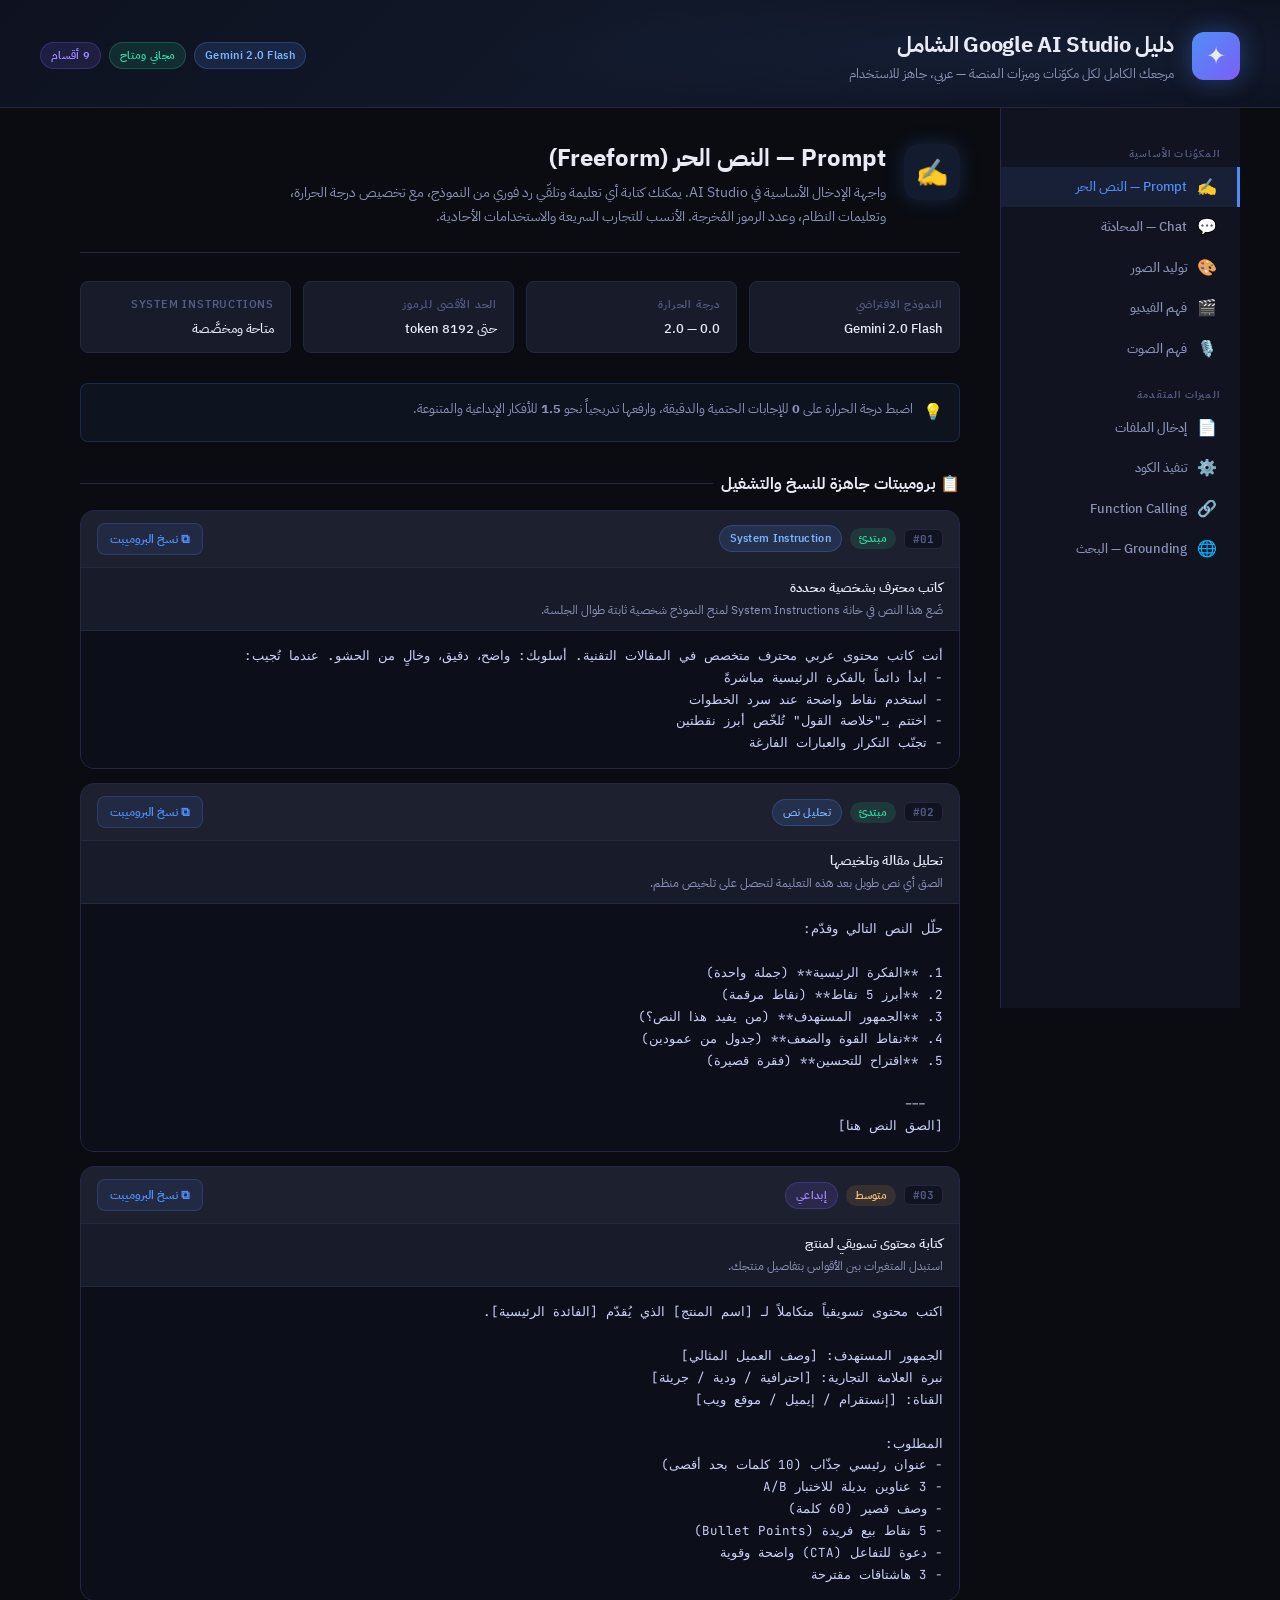
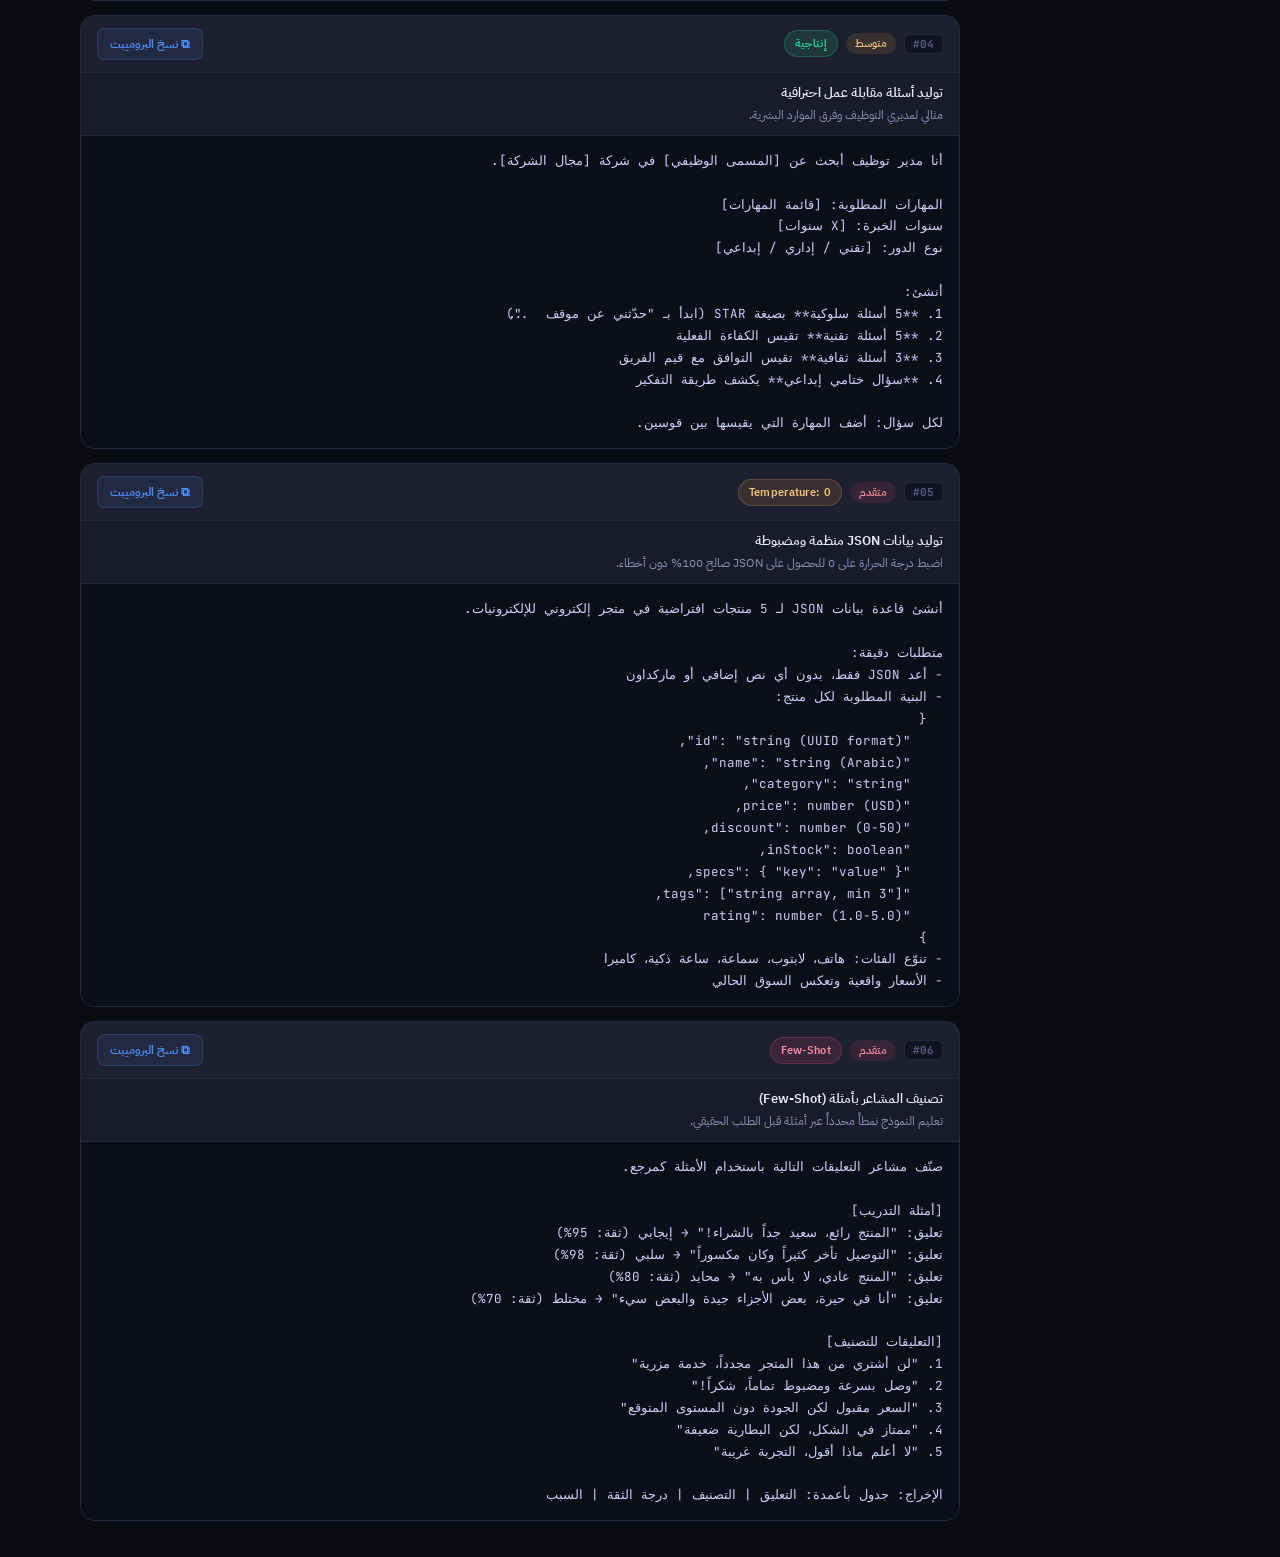
<file: google-ai-studio-guide-ar.html>
<!DOCTYPE html>
<html lang="ar" dir="rtl">
<head>
<meta charset="UTF-8" />
<meta name="viewport" content="width=device-width, initial-scale=1.0" />
<title>دليل Google AI Studio الشامل</title>
<link rel="preconnect" href="https://fonts.googleapis.com" />
<link href="https://fonts.googleapis.com/css2?family=IBM+Plex+Sans+Arabic:wght@300;400;500;600;700&family=JetBrains+Mono:wght@400;600&display=swap" rel="stylesheet" />
<style>
  :root {
    --bg: #0a0c12;
    --surface: #111420;
    --surface2: #181c2a;
    --border: #232840;
    --border2: #2e3555;
    --accent: #4f8ef7;
    --accent2: #7c5ff7;
    --accent3: #2de0a5;
    --accent4: #f7a24f;
    --accent5: #f74f7a;
    --text: #e8eaf6;
    --text2: #8b93b8;
    --text3: #535c82;
    --glow: rgba(79,142,247,0.18);
    --glow2: rgba(124,95,247,0.14);
    --radius: 14px;
    --radius-sm: 8px;
  }

  * { margin: 0; padding: 0; box-sizing: border-box; }

  body {
    font-family: 'IBM Plex Sans Arabic', sans-serif;
    background: var(--bg);
    color: var(--text);
    min-height: 100vh;
    overflow-x: hidden;
  }

  /* ── HEADER ── */
  .site-header {
    background: linear-gradient(135deg, #0e1220 0%, #111829 50%, #0e1220 100%);
    border-bottom: 1px solid var(--border);
    padding: 28px 40px 24px;
    position: relative;
    overflow: hidden;
  }
  .site-header::before {
    content: '';
    position: absolute;
    inset: 0;
    background: radial-gradient(ellipse 60% 80% at 80% 50%, rgba(79,142,247,0.07) 0%, transparent 70%);
    pointer-events: none;
  }
  .header-inner {
    max-width: 1200px;
    margin: 0 auto;
    display: flex;
    align-items: center;
    gap: 18px;
    position: relative;
  }
  .header-logo {
    width: 48px; height: 48px;
    background: linear-gradient(135deg, var(--accent), var(--accent2));
    border-radius: 12px;
    display: flex; align-items: center; justify-content: center;
    font-size: 24px;
    flex-shrink: 0;
    box-shadow: 0 0 24px rgba(79,142,247,0.35);
  }
  .header-text h1 {
    font-size: 22px; font-weight: 700; color: var(--text);
    letter-spacing: -0.3px;
  }
  .header-text p { font-size: 13px; color: var(--text2); margin-top: 3px; }
  .header-badges {
    margin-right: auto;
    display: flex; gap: 8px; align-items: center; flex-wrap: wrap;
  }
  .badge {
    display: inline-flex; align-items: center; gap: 5px;
    padding: 4px 10px; border-radius: 20px;
    font-size: 11px; font-weight: 600; letter-spacing: 0.3px;
  }
  .badge-blue  { background: rgba(79,142,247,0.15); color: #7ab4ff; border: 1px solid rgba(79,142,247,0.25); }
  .badge-green { background: rgba(45,224,165,0.12); color: #2de0a5; border: 1px solid rgba(45,224,165,0.22); }
  .badge-purple{ background: rgba(124,95,247,0.15); color: #a48bff; border: 1px solid rgba(124,95,247,0.25); }
  .badge-orange{ background: rgba(247,162,79,0.13); color: #f7c47a; border: 1px solid rgba(247,162,79,0.22); }
  .badge-red   { background: rgba(247,79,122,0.13); color: #f78ca2; border: 1px solid rgba(247,79,122,0.22); }

  /* ── LAYOUT ── */
  .layout {
    display: flex;
    max-width: 1200px;
    margin: 0 auto;
    min-height: calc(100vh - 100px);
  }

  /* ── SIDEBAR NAV ── */
  .sidebar {
    width: 240px;
    flex-shrink: 0;
    background: var(--surface);
    border-left: 1px solid var(--border);
    position: sticky;
    top: 0;
    height: 100vh;
    overflow-y: auto;
    padding: 20px 0 40px;
    scrollbar-width: thin;
    scrollbar-color: var(--border2) transparent;
  }
  .sidebar::-webkit-scrollbar { width: 4px; }
  .sidebar::-webkit-scrollbar-thumb { background: var(--border2); border-radius: 4px; }

  .nav-section-label {
    font-size: 10px; font-weight: 700; text-transform: uppercase; letter-spacing: 1.2px;
    color: var(--text3); padding: 14px 20px 6px; margin-top: 4px;
  }

  .nav-item {
    display: flex; align-items: center; gap: 10px;
    padding: 9px 20px;
    cursor: pointer;
    font-size: 13px; font-weight: 500; color: var(--text2);
    border-right: 3px solid transparent;
    transition: all 0.18s ease;
    line-height: 1.4;
  }
  .nav-item:hover { background: rgba(79,142,247,0.06); color: var(--text); }
  .nav-item.active {
    background: rgba(79,142,247,0.1);
    color: var(--accent);
    border-right-color: var(--accent);
  }
  .nav-icon { font-size: 16px; flex-shrink: 0; }

  /* ── MAIN CONTENT ── */
  .main-content {
    flex: 1;
    padding: 36px 40px;
    min-width: 0;
    overflow-y: auto;
  }

  /* ── PAGE ── */
  .page { display: none; }
  .page.active { display: block; }

  /* ── PAGE HEADER ── */
  .page-header {
    display: flex; align-items: flex-start; gap: 18px;
    margin-bottom: 28px;
    padding-bottom: 24px;
    border-bottom: 1px solid var(--border);
  }
  .page-icon {
    width: 56px; height: 56px; border-radius: var(--radius);
    display: flex; align-items: center; justify-content: center;
    font-size: 26px; flex-shrink: 0;
  }
  .page-icon.blue   { background: rgba(79,142,247,0.12); box-shadow: 0 0 20px rgba(79,142,247,0.2); }
  .page-icon.purple { background: rgba(124,95,247,0.12); box-shadow: 0 0 20px rgba(124,95,247,0.2); }
  .page-icon.green  { background: rgba(45,224,165,0.10); box-shadow: 0 0 20px rgba(45,224,165,0.18); }
  .page-icon.orange { background: rgba(247,162,79,0.12); box-shadow: 0 0 20px rgba(247,162,79,0.18); }
  .page-icon.red    { background: rgba(247,79,122,0.12); box-shadow: 0 0 20px rgba(247,79,122,0.18); }
  .page-icon.teal   { background: rgba(45,200,224,0.10); box-shadow: 0 0 20px rgba(45,200,224,0.16); }

  .page-header-text h2 { font-size: 24px; font-weight: 700; line-height: 1.2; margin-bottom: 8px; }
  .page-header-text p  { font-size: 14px; color: var(--text2); line-height: 1.7; max-width: 600px; }

  /* ── INFO CARDS ── */
  .info-cards {
    display: grid; grid-template-columns: repeat(auto-fit, minmax(180px, 1fr));
    gap: 12px; margin-bottom: 30px;
  }
  .info-card {
    background: var(--surface2); border: 1px solid var(--border);
    border-radius: var(--radius-sm); padding: 14px 16px;
  }
  .info-card-label { font-size: 11px; color: var(--text3); font-weight: 600; text-transform: uppercase; letter-spacing: 0.8px; margin-bottom: 6px; }
  .info-card-val   { font-size: 13px; color: var(--text); font-weight: 500; }

  /* ── SECTION TITLE ── */
  .section-title {
    font-size: 16px; font-weight: 700; color: var(--text);
    margin: 30px 0 14px;
    display: flex; align-items: center; gap: 8px;
  }
  .section-title::after {
    content: ''; flex: 1; height: 1px; background: var(--border);
  }

  /* ── PROMPTS ── */
  .prompts-grid { display: flex; flex-direction: column; gap: 14px; }

  .prompt-card {
    background: var(--surface2);
    border: 1px solid var(--border);
    border-radius: var(--radius);
    overflow: hidden;
    transition: border-color 0.2s, box-shadow 0.2s;
  }
  .prompt-card:hover {
    border-color: var(--border2);
    box-shadow: 0 4px 24px rgba(0,0,0,0.3);
  }
  .prompt-card-header {
    display: flex; align-items: center; justify-content: space-between;
    padding: 12px 16px;
    border-bottom: 1px solid var(--border);
    background: rgba(255,255,255,0.02);
    gap: 10px;
  }
  .prompt-meta { display: flex; align-items: center; gap: 8px; flex-wrap: wrap; }
  .prompt-num {
    font-size: 11px; font-weight: 700; color: var(--text3);
    background: var(--surface); border: 1px solid var(--border);
    border-radius: 6px; padding: 2px 8px;
    font-family: 'JetBrains Mono', monospace;
  }
  .prompt-level {
    font-size: 11px; font-weight: 600; padding: 2px 9px; border-radius: 20px;
  }
  .level-beginner { background: rgba(45,224,165,0.12); color: #2de0a5; }
  .level-medium   { background: rgba(247,162,79,0.12); color: #f7c47a; }
  .level-advanced { background: rgba(247,79,122,0.12); color: #f78ca2; }

  .copy-btn {
    display: flex; align-items: center; gap: 5px;
    padding: 6px 12px; border-radius: var(--radius-sm);
    background: rgba(79,142,247,0.1); border: 1px solid rgba(79,142,247,0.2);
    color: var(--accent); font-size: 12px; font-weight: 600;
    cursor: pointer; transition: all 0.18s; white-space: nowrap;
    font-family: 'IBM Plex Sans Arabic', sans-serif;
    flex-shrink: 0;
  }
  .copy-btn:hover { background: rgba(79,142,247,0.2); border-color: rgba(79,142,247,0.4); }
  .copy-btn.copied { background: rgba(45,224,165,0.12); border-color: rgba(45,224,165,0.3); color: #2de0a5; }

  .prompt-title {
    font-size: 13px; font-weight: 600; color: var(--text);
    padding: 10px 16px 4px;
  }
  .prompt-desc {
    font-size: 12px; color: var(--text2); padding: 0 16px 10px; line-height: 1.6;
  }

  .prompt-body {
    padding: 14px 16px;
    background: #0c0f1a;
    border-top: 1px solid var(--border);
    font-family: 'JetBrains Mono', monospace;
    font-size: 12.5px;
    color: #c8d0f5;
    line-height: 1.75;
    white-space: pre-wrap;
    word-break: break-word;
    direction: rtl;
  }

  /* ── TIPS ── */
  .tip-box {
    background: rgba(79,142,247,0.06);
    border: 1px solid rgba(79,142,247,0.18);
    border-radius: var(--radius-sm);
    padding: 14px 16px;
    margin-top: 10px;
    font-size: 13px;
    color: var(--text2);
    line-height: 1.7;
    display: flex; gap: 10px;
  }
  .tip-box.green { background: rgba(45,224,165,0.06); border-color: rgba(45,224,165,0.18); }
  .tip-box.orange{ background: rgba(247,162,79,0.06); border-color: rgba(247,162,79,0.18); }
  .tip-icon { font-size: 16px; flex-shrink: 0; margin-top: 1px; }

  /* ── FEATURE LIST ── */
  .feature-list {
    display: grid; grid-template-columns: repeat(auto-fit, minmax(220px, 1fr));
    gap: 10px; margin-top: 14px;
  }
  .feature-item {
    display: flex; align-items: flex-start; gap: 10px;
    background: var(--surface2); border: 1px solid var(--border);
    border-radius: var(--radius-sm); padding: 12px 14px;
  }
  .feature-dot {
    width: 8px; height: 8px; border-radius: 50%; margin-top: 5px; flex-shrink: 0;
  }
  .feature-item p { font-size: 12.5px; color: var(--text2); line-height: 1.5; }
  .feature-item strong { color: var(--text); display: block; font-size: 13px; margin-bottom: 2px; }

  /* ── TOAST ── */
  #toast {
    position: fixed; bottom: 28px; left: 50%; transform: translateX(-50%) translateY(20px);
    background: var(--accent3); color: #0a1a14;
    padding: 10px 22px; border-radius: 30px;
    font-size: 13px; font-weight: 700;
    opacity: 0; pointer-events: none;
    transition: all 0.25s ease; z-index: 9999;
  }
  #toast.show { opacity: 1; transform: translateX(-50%) translateY(0); }

  hr.section-divider {
    border: none; border-top: 1px solid var(--border);
    margin: 28px 0;
  }

  /* ── SCROLLBAR ── */
  .main-content::-webkit-scrollbar { width: 5px; }
  .main-content::-webkit-scrollbar-thumb { background: var(--border2); border-radius: 4px; }

  /* ── RESPONSIVE ── */
  @media (max-width: 768px) {
    .layout { flex-direction: column; }
    .sidebar { width: 100%; height: auto; position: relative; overflow-x: auto; display: flex; flex-direction: row; padding: 8px 0; border-left: none; border-bottom: 1px solid var(--border); }
    .nav-section-label { display: none; }
    .nav-item { white-space: nowrap; border-right: none; border-bottom: 3px solid transparent; padding: 8px 14px; }
    .nav-item.active { border-right: none; border-bottom-color: var(--accent); }
    .main-content { padding: 24px 18px; }
    .site-header { padding: 20px; }
    .header-badges { display: none; }
  }
</style>
</head>
<body>

<!-- HEADER -->
<header class="site-header">
  <div class="header-inner">
    <div class="header-logo">✦</div>
    <div class="header-text">
      <h1>دليل Google AI Studio الشامل</h1>
      <p>مرجعك الكامل لكل مكوّنات وميزات المنصة — عربي، جاهز للاستخدام</p>
    </div>
    <div class="header-badges">
      <span class="badge badge-blue">Gemini 2.0 Flash</span>
      <span class="badge badge-green">مجاني ومتاح</span>
      <span class="badge badge-purple">9 أقسام</span>
    </div>
  </div>
</header>

<!-- LAYOUT -->
<div class="layout">

  <!-- SIDEBAR -->
  <nav class="sidebar" id="sidebar">
    <div class="nav-section-label">المكوّنات الأساسية</div>

    <div class="nav-item active" data-page="prompt" onclick="switchPage('prompt', this)">
      <span class="nav-icon">✍️</span> Prompt — النص الحر
    </div>
    <div class="nav-item" data-page="chat" onclick="switchPage('chat', this)">
      <span class="nav-icon">💬</span> Chat — المحادثة
    </div>
    <div class="nav-item" data-page="image" onclick="switchPage('image', this)">
      <span class="nav-icon">🎨</span> توليد الصور
    </div>
    <div class="nav-item" data-page="video" onclick="switchPage('video', this)">
      <span class="nav-icon">🎬</span> فهم الفيديو
    </div>
    <div class="nav-item" data-page="audio" onclick="switchPage('audio', this)">
      <span class="nav-icon">🎙️</span> فهم الصوت
    </div>

    <div class="nav-section-label">الميزات المتقدمة</div>

    <div class="nav-item" data-page="files" onclick="switchPage('files', this)">
      <span class="nav-icon">📄</span> إدخال الملفات
    </div>
    <div class="nav-item" data-page="code" onclick="switchPage('code', this)">
      <span class="nav-icon">⚙️</span> تنفيذ الكود
    </div>
    <div class="nav-item" data-page="functions" onclick="switchPage('functions', this)">
      <span class="nav-icon">🔗</span> Function Calling
    </div>
    <div class="nav-item" data-page="grounding" onclick="switchPage('grounding', this)">
      <span class="nav-icon">🌐</span> Grounding — البحث
    </div>
  </nav>

  <!-- MAIN -->
  <main class="main-content">

    <!-- ════════════════════════════════ PAGE: PROMPT ════════════════════════════════ -->
    <div class="page active" id="page-prompt">
      <div class="page-header">
        <div class="page-icon blue">✍️</div>
        <div class="page-header-text">
          <h2>Prompt — النص الحر (Freeform)</h2>
          <p>واجهة الإدخال الأساسية في AI Studio. يمكنك كتابة أي تعليمة وتلقّي رد فوري من النموذج، مع تخصيص درجة الحرارة، وتعليمات النظام، وعدد الرموز المُخرجة. الأنسب للتجارب السريعة والاستخدامات الأحادية.</p>
        </div>
      </div>

      <div class="info-cards">
        <div class="info-card">
          <div class="info-card-label">النموذج الافتراضي</div>
          <div class="info-card-val">Gemini 2.0 Flash</div>
        </div>
        <div class="info-card">
          <div class="info-card-label">درجة الحرارة</div>
          <div class="info-card-val">0.0 — 2.0</div>
        </div>
        <div class="info-card">
          <div class="info-card-label">الحد الأقصى للرموز</div>
          <div class="info-card-val">حتى 8192 token</div>
        </div>
        <div class="info-card">
          <div class="info-card-label">System Instructions</div>
          <div class="info-card-val">متاحة ومخصَّصة</div>
        </div>
      </div>

      <div class="tip-box">
        <span class="tip-icon">💡</span>
        <span>اضبط درجة الحرارة على <strong>0</strong> للإجابات الحتمية والدقيقة، وارفعها تدريجياً نحو <strong>1.5</strong> للأفكار الإبداعية والمتنوعة.</span>
      </div>

      <div class="section-title">📋 بروميبتات جاهزة للنسخ والتشغيل</div>

      <div class="prompts-grid">

        <div class="prompt-card">
          <div class="prompt-card-header">
            <div class="prompt-meta">
              <span class="prompt-num">#01</span>
              <span class="prompt-level level-beginner">مبتدئ</span>
              <span class="badge badge-blue">System Instruction</span>
            </div>
            <button class="copy-btn" onclick="copyPrompt(this)">⧉ نسخ البروميبت</button>
          </div>
          <div class="prompt-title">كاتب محترف بشخصية محددة</div>
          <div class="prompt-desc">ضَع هذا النص في خانة System Instructions لمنح النموذج شخصية ثابتة طوال الجلسة.</div>
          <div class="prompt-body">أنت كاتب محتوى عربي محترف متخصص في المقالات التقنية. أسلوبك: واضح، دقيق، وخالٍ من الحشو. عندما تُجيب:
- ابدأ دائماً بالفكرة الرئيسية مباشرةً
- استخدم نقاط واضحة عند سرد الخطوات
- اختتم بـ"خلاصة القول" تُلخّص أبرز نقطتين
- تجنّب التكرار والعبارات الفارغة</div>
        </div>

        <div class="prompt-card">
          <div class="prompt-card-header">
            <div class="prompt-meta">
              <span class="prompt-num">#02</span>
              <span class="prompt-level level-beginner">مبتدئ</span>
              <span class="badge badge-blue">تحليل نص</span>
            </div>
            <button class="copy-btn" onclick="copyPrompt(this)">⧉ نسخ البروميبت</button>
          </div>
          <div class="prompt-title">تحليل مقالة وتلخيصها</div>
          <div class="prompt-desc">الصق أي نص طويل بعد هذه التعليمة لتحصل على تلخيص منظم.</div>
          <div class="prompt-body">حلّل النص التالي وقدّم:

1. **الفكرة الرئيسية** (جملة واحدة)
2. **أبرز 5 نقاط** (نقاط مرقمة)
3. **الجمهور المستهدف** (من يفيد هذا النص؟)
4. **نقاط القوة والضعف** (جدول من عمودين)
5. **اقتراح للتحسين** (فقرة قصيرة)

---
[الصق النص هنا]</div>
        </div>

        <div class="prompt-card">
          <div class="prompt-card-header">
            <div class="prompt-meta">
              <span class="prompt-num">#03</span>
              <span class="prompt-level level-medium">متوسط</span>
              <span class="badge badge-purple">إبداعي</span>
            </div>
            <button class="copy-btn" onclick="copyPrompt(this)">⧉ نسخ البروميبت</button>
          </div>
          <div class="prompt-title">كتابة محتوى تسويقي لمنتج</div>
          <div class="prompt-desc">استبدل المتغيرات بين الأقواس بتفاصيل منتجك.</div>
          <div class="prompt-body">اكتب محتوى تسويقياً متكاملاً لـ [اسم المنتج] الذي يُقدّم [الفائدة الرئيسية].

الجمهور المستهدف: [وصف العميل المثالي]
نبرة العلامة التجارية: [احترافية / ودية / جريئة]
القناة: [إنستقرام / إيميل / موقع ويب]

المطلوب:
- عنوان رئيسي جذّاب (10 كلمات بحد أقصى)
- 3 عناوين بديلة للاختبار A/B
- وصف قصير (60 كلمة)
- 5 نقاط بيع فريدة (Bullet Points)
- دعوة للتفاعل (CTA) واضحة وقوية
- 3 هاشتاقات مقترحة</div>
        </div>

        <div class="prompt-card">
          <div class="prompt-card-header">
            <div class="prompt-meta">
              <span class="prompt-num">#04</span>
              <span class="prompt-level level-medium">متوسط</span>
              <span class="badge badge-green">إنتاجية</span>
            </div>
            <button class="copy-btn" onclick="copyPrompt(this)">⧉ نسخ البروميبت</button>
          </div>
          <div class="prompt-title">توليد أسئلة مقابلة عمل احترافية</div>
          <div class="prompt-desc">مثالي لمديري التوظيف وفرق الموارد البشرية.</div>
          <div class="prompt-body">أنا مدير توظيف أبحث عن [المسمى الوظيفي] في شركة [مجال الشركة].

المهارات المطلوبة: [قائمة المهارات]
سنوات الخبرة: [X سنوات]
نوع الدور: [تقني / إداري / إبداعي]

أنشئ:
1. **5 أسئلة سلوكية** بصيغة STAR (ابدأ بـ "حدّثني عن موقف...")
2. **5 أسئلة تقنية** تقيس الكفاءة الفعلية
3. **3 أسئلة ثقافية** تقيس التوافق مع قيم الفريق
4. **سؤال ختامي إبداعي** يكشف طريقة التفكير

لكل سؤال: أضف المهارة التي يقيسها بين قوسين.</div>
        </div>

        <div class="prompt-card">
          <div class="prompt-card-header">
            <div class="prompt-meta">
              <span class="prompt-num">#05</span>
              <span class="prompt-level level-advanced">متقدم</span>
              <span class="badge badge-orange">Temperature: 0</span>
            </div>
            <button class="copy-btn" onclick="copyPrompt(this)">⧉ نسخ البروميبت</button>
          </div>
          <div class="prompt-title">توليد بيانات JSON منظمة ومضبوطة</div>
          <div class="prompt-desc">اضبط درجة الحرارة على 0 للحصول على JSON صالح 100% دون أخطاء.</div>
          <div class="prompt-body">أنشئ قاعدة بيانات JSON لـ 5 منتجات افتراضية في متجر إلكتروني للإلكترونيات.

متطلبات دقيقة:
- أعد JSON فقط، بدون أي نص إضافي أو ماركداون
- البنية المطلوبة لكل منتج:
  {
    "id": "string (UUID format)",
    "name": "string (Arabic)",
    "category": "string",
    "price": number (USD),
    "discount": number (0-50),
    "inStock": boolean,
    "specs": { "key": "value" },
    "tags": ["string array, min 3"],
    "rating": number (1.0-5.0)
  }
- تنوّع الفئات: هاتف، لابتوب، سماعة، ساعة ذكية، كاميرا
- الأسعار واقعية وتعكس السوق الحالي</div>
        </div>

        <div class="prompt-card">
          <div class="prompt-card-header">
            <div class="prompt-meta">
              <span class="prompt-num">#06</span>
              <span class="prompt-level level-advanced">متقدم</span>
              <span class="badge badge-red">Few-Shot</span>
            </div>
            <button class="copy-btn" onclick="copyPrompt(this)">⧉ نسخ البروميبت</button>
          </div>
          <div class="prompt-title">تصنيف المشاعر بأمثلة (Few-Shot)</div>
          <div class="prompt-desc">تعليم النموذج نمطاً محدداً عبر أمثلة قبل الطلب الحقيقي.</div>
          <div class="prompt-body">صنّف مشاعر التعليقات التالية باستخدام الأمثلة كمرجع.

[أمثلة التدريب]
تعليق: "المنتج رائع، سعيد جداً بالشراء!" → إيجابي (ثقة: 95%)
تعليق: "التوصيل تأخر كثيراً وكان مكسوراً" → سلبي (ثقة: 98%)
تعليق: "المنتج عادي، لا بأس به" → محايد (ثقة: 80%)
تعليق: "أنا في حيرة، بعض الأجزاء جيدة والبعض سيء" → مختلط (ثقة: 70%)

[التعليقات للتصنيف]
1. "لن أشتري من هذا المتجر مجدداً، خدمة مزرية"
2. "وصل بسرعة ومضبوط تماماً، شكراً!"
3. "السعر مقبول لكن الجودة دون المستوى المتوقع"
4. "ممتاز في الشكل، لكن البطارية ضعيفة"
5. "لا أعلم ماذا أقول، التجربة غريبة"

الإخراج: جدول بأعمدة: التعليق | التصنيف | درجة الثقة | السبب</div>
        </div>

      </div><!-- /prompts-grid -->
    </div><!-- /page-prompt -->


    <!-- ════════════════════════════════ PAGE: CHAT ════════════════════════════════ -->
    <div class="page" id="page-chat">
      <div class="page-header">
        <div class="page-icon purple">💬</div>
        <div class="page-header-text">
          <h2>Chat — واجهة المحادثة متعددة الأدوار</h2>
          <p>واجهة تفاعلية تُتيح محادثة مستمرة مع الذاكرة السياقية. يتذكّر النموذج ما قيل في الرسائل السابقة ويبني عليه، مما يجعلها مثالية للمساعدين الشخصيين، والتعليم، والاستشارات المتتالية.</p>
        </div>
      </div>

      <div class="info-cards">
        <div class="info-card">
          <div class="info-card-label">طول السياق</div>
          <div class="info-card-val">1M+ token</div>
        </div>
        <div class="info-card">
          <div class="info-card-label">أدوار المحادثة</div>
          <div class="info-card-val">User / Model</div>
        </div>
        <div class="info-card">
          <div class="info-card-label">محرّر السياق</div>
          <div class="info-card-val">قابل للتعديل يدوياً</div>
        </div>
        <div class="info-card">
          <div class="info-card-label">نماذج مدعومة</div>
          <div class="info-card-val">Flash / Pro / Exp</div>
        </div>
      </div>

      <div class="tip-box green">
        <span class="tip-icon">🧠</span>
        <span>يمكنك تعديل أي رسالة سابقة من النموذج مباشرةً لتوجيه المحادثة نحو مسار مختلف — ميزة حصرية في AI Studio.</span>
      </div>

      <div class="section-title">📋 بروميبتات جاهزة للنسخ والتشغيل</div>

      <div class="prompts-grid">

        <div class="prompt-card">
          <div class="prompt-card-header">
            <div class="prompt-meta">
              <span class="prompt-num">#01</span>
              <span class="prompt-level level-beginner">مبتدئ</span>
              <span class="badge badge-purple">رسالة أولى</span>
            </div>
            <button class="copy-btn" onclick="copyPrompt(this)">⧉ نسخ البروميبت</button>
          </div>
          <div class="prompt-title">بدء محادثة تعليمية تفاعلية</div>
          <div class="prompt-desc">ابدأ الجلسة بهذه الرسالة لإنشاء معلّم شخصي متكيّف.</div>
          <div class="prompt-body">سأتعلم منك [الموضوع] من مستوى المبتدئ حتى المتقدم.

أسلوب التدريس الذي أفضّله:
- اشرح كل مفهوم بمثال واقعي قبل النظرية
- بعد كل مفهوم، اطرح عليّ سؤالاً للتحقق من الفهم
- إذا أخطأت، لا تُعطِني الإجابة مباشرةً — بل وجّهني بأسئلة
- كل 3 مفاهيم، أعطني ملخصاً سريعاً لما تعلّمناه
- إذا قلت "متأكد" فانتقل للمستوى التالي

مستواي الحالي: [مبتدئ / متوسط]
الوقت المتاح لكل جلسة: [30 دقيقة]

ابدأ بسؤالي: ماذا أعرف مسبقاً عن هذا الموضوع؟</div>
        </div>

        <div class="prompt-card">
          <div class="prompt-card-header">
            <div class="prompt-meta">
              <span class="prompt-num">#02</span>
              <span class="prompt-level level-beginner">مبتدئ</span>
              <span class="badge badge-blue">مساعد شخصي</span>
            </div>
            <button class="copy-btn" onclick="copyPrompt(this)">⧉ نسخ البروميبت</button>
          </div>
          <div class="prompt-title">System Instruction: مساعد إنتاجية</div>
          <div class="prompt-desc">الصق هذا في System Instructions لمساعد يومي.</div>
          <div class="prompt-body">أنت "نور" — مساعدي الشخصي الذكي للإنتاجية اليومية.

شخصيتك: منظّم، مباشر، تحفّزني بلطف دون إسهاب.

مهامك الثابتة:
1. عند بدء كل محادثة، اسألني: "ما أولوياتك اليوم؟"
2. حوّل أي مهمة مبهمة إلى خطوات صغيرة قابلة للتنفيذ
3. إذا ذكرت مهمة تستغرق أكثر من ساعة، اقترح تقسيمها
4. تذكّر ما قيل في السياق وأشر إليه عند الحاجة
5. اختم كل رد بـ "✦ التالي:" وخطوة واحدة فورية واضحة

القاعدة الذهبية: ردودك تكون موجزة — لا فقرة واحدة تزيد عن 4 أسطر.</div>
        </div>

        <div class="prompt-card">
          <div class="prompt-card-header">
            <div class="prompt-meta">
              <span class="prompt-num">#03</span>
              <span class="prompt-level level-medium">متوسط</span>
              <span class="badge badge-orange">محاكاة حوار</span>
            </div>
            <button class="copy-btn" onclick="copyPrompt(this)">⧉ نسخ البروميبت</button>
          </div>
          <div class="prompt-title">محاكاة مقابلة عمل حقيقية</div>
          <div class="prompt-desc">تدرّب على المقابلات بتجربة تفاعلية واقعية.</div>
          <div class="prompt-body">دورك: أنت محاور متمرّس في شركة [اسم الشركة أو المجال].
دوري: مرشّح للوظيفة [المسمى الوظيفي].

قواعد المحاكاة:
- ابدأ بالتعريف بنفسك كمحاور ثم بسؤال "أخبرني عن نفسك"
- اطرح سؤالاً واحداً في كل مرة فقط
- بعد كل إجابة مني: أعطني تقييماً سريعاً (💚 قوي / 🟡 يحتاج تطوير / 🔴 ضعيف) مع سبب مختصر
- استمر في أسئلة تعمّق الموضوع إذا كانت إجابتي سطحية
- بعد 8 أسئلة، أعطني تقرير أداء شامل مع نقاط للتحسين

ابدأ المحاكاة الآن.</div>
        </div>

        <div class="prompt-card">
          <div class="prompt-card-header">
            <div class="prompt-meta">
              <span class="prompt-num">#04</span>
              <span class="prompt-level level-medium">متوسط</span>
              <span class="badge badge-green">نقاش فكري</span>
            </div>
            <button class="copy-btn" onclick="copyPrompt(this)">⧉ نسخ البروميبت</button>
          </div>
          <div class="prompt-title">جلسة عصف ذهني تفاعلية للمشاريع</div>
          <div class="prompt-desc">استكشف أفكار مشروعك مع نموذج يُحفّز التفكير النقدي.</div>
          <div class="prompt-body">أريد عصفاً ذهنياً لـ [وصف المشروع أو الفكرة].

دورك في هذه الجلسة:
1. لا تعطيني قوائم جاهزة — بل اسألني أسئلة تكشف ما لم أفكّر فيه
2. تحدّ افتراضاتي بـ "ماذا لو كان العكس صحيحاً؟"
3. اقترح زاوية غير متوقعة بعد كل 2-3 تبادلات
4. إذا ركّزت كثيراً على جانب واحد، وجّهني لجانب آخر
5. بعد 10 دقائق من الحوار، لخّص أفضل 3 أفكار نابعة من النقاش

ابدأ بسؤال واحد عميق عن جوهر فكرتي.</div>
        </div>

        <div class="prompt-card">
          <div class="prompt-card-header">
            <div class="prompt-meta">
              <span class="prompt-num">#05</span>
              <span class="prompt-level level-advanced">متقدم</span>
              <span class="badge badge-red">Multi-Role</span>
            </div>
            <button class="copy-btn" onclick="copyPrompt(this)">⧉ نسخ البروميبت</button>
          </div>
          <div class="prompt-title">لجنة خبراء افتراضية (أدوار متعددة)</div>
          <div class="prompt-desc">اجعل النموذج يُحاكي آراء خبراء متعددين من زوايا مختلفة.</div>
          <div class="prompt-body">أريدك أن تلعب دور لجنة من 4 خبراء يناقشون: [الموضوع أو القرار]

الخبراء:
1. **د. ريم** — خبيرة اقتصادية، تفكير تحليلي، تركّز على الأرقام والجدوى
2. **أحمد** — رائد أعمال، تفكير عملي، يبحث عن الفرص الفورية
3. **سارة** — خبيرة مخاطر، تتساءل دائماً "ما الذي قد يسوء؟"
4. **كريم** — مبتكر، يفكّر خارج الصندوق، يقترح الحلول غير التقليدية

تعليمات:
- كل خبير يُعبّر عن وجهة نظره الفريدة في 3 أسطر
- بعد جولة آراء، اسألني: "ما رأيك؟ مع من تتفق؟"
- استمر في الحوار بناءً على ردودي
- في النهاية: اعرض توصية مجمّعة من اللجنة كاملة</div>
        </div>

      </div>
    </div>


    <!-- ════════════════════════════════ PAGE: IMAGE ════════════════════════════════ -->
    <div class="page" id="page-image">
      <div class="page-header">
        <div class="page-icon green">🎨</div>
        <div class="page-header-text">
          <h2>توليد الصور — Imagen 3 & Gemini</h2>
          <p>منصة AI Studio تدعم توليد صور احترافية باستخدام نموذج Imagen 3 من Google، إلى جانب قدرات Gemini على فهم الصور وتعديلها. مثالي للتصميم، والإعلانات، وإنشاء الأصول البصرية.</p>
        </div>
      </div>

      <div class="info-cards">
        <div class="info-card">
          <div class="info-card-label">النماذج المتاحة</div>
          <div class="info-card-val">Imagen 3 / Gemini</div>
        </div>
        <div class="info-card">
          <div class="info-card-label">الدقة</div>
          <div class="info-card-val">حتى 1024×1024</div>
        </div>
        <div class="info-card">
          <div class="info-card-label">الصور في الطلب</div>
          <div class="info-card-val">حتى 4 صور</div>
        </div>
        <div class="info-card">
          <div class="info-card-label">نسب الأبعاد</div>
          <div class="info-card-val">1:1 / 16:9 / 9:16</div>
        </div>
      </div>

      <div class="tip-box orange">
        <span class="tip-icon">🎯</span>
        <span>لصور المنتجات: ابدأ دائماً بـ "Create from attached image" ثم وصف بيئة الصورة وأسلوبها. كلّما كان وصفك أدق، كانت الصورة أقرب لتصوّرك.</span>
      </div>

      <div class="section-title">📋 بروميبتات جاهزة للنسخ والتشغيل</div>

      <div class="prompts-grid">

        <div class="prompt-card">
          <div class="prompt-card-header">
            <div class="prompt-meta">
              <span class="prompt-num">#01</span>
              <span class="prompt-level level-beginner">مبتدئ</span>
              <span class="badge badge-green">صورة منتج</span>
            </div>
            <button class="copy-btn" onclick="copyPrompt(this)">⧉ نسخ البروميبت</button>
          </div>
          <div class="prompt-title">صورة منتج تجارية احترافية</div>
          <div class="prompt-desc">الصق صورة منتجك ثم استخدم هذا البروميبت.</div>
          <div class="prompt-body">Create from attached image.

Transform this product into a high-end commercial photograph:
- Background: Pure white studio setup with subtle drop shadow
- Lighting: Three-point studio lighting, soft key light from the right
- Surface: Clean marble or frosted glass surface reflection below
- Angle: Slight 15-degree rotation for dynamic feel
- Style: Apple product photography aesthetic — crisp, clean, premium
- Resolution feel: Ultra-sharp details, no noise
- Add-ons: Small lifestyle prop contextually relevant to the product

اجعل المنتج يبدو وكأنه يُعلَن في حملة عالمية.</div>
        </div>

        <div class="prompt-card">
          <div class="prompt-card-header">
            <div class="prompt-meta">
              <span class="prompt-num">#02</span>
              <span class="prompt-level level-beginner">مبتدئ</span>
              <span class="badge badge-blue">إعلان رقمي</span>
            </div>
            <button class="copy-btn" onclick="copyPrompt(this)">⧉ نسخ البروميبت</button>
          </div>
          <div class="prompt-title">بانر إعلاني لوسائل التواصل</div>
          <div class="prompt-desc">لتصميم بانرات إعلانية جاهزة للنشر.</div>
          <div class="prompt-body">Create from attached image.

Design a social media advertisement banner featuring this product:
- Format: Instagram square (1:1 ratio)
- Color scheme: Modern and bold — dark navy background with gold accents
- Typography area: Leave clean space on the left third for Arabic text overlay
- Mood: Luxury lifestyle, aspirational, premium brand feel
- Lighting: Dramatic studio light with gentle lens flare
- Product placement: Center-right, slightly elevated
- Background elements: Subtle geometric shapes or bokeh effect

النتيجة يجب أن تكون جاهزة للنشر الفوري على إنستقرام.</div>
        </div>

        <div class="prompt-card">
          <div class="prompt-card-header">
            <div class="prompt-meta">
              <span class="prompt-num">#03</span>
              <span class="prompt-level level-medium">متوسط</span>
              <span class="badge badge-purple">برanding</span>
            </div>
            <button class="copy-btn" onclick="copyPrompt(this)">⧉ نسخ البروميبت</button>
          </div>
          <div class="prompt-title">محاكاة منتج على مواد العلامة التجارية</div>
          <div class="prompt-desc">أرفق شعار علامتك ثم طبّقه على مواد تسويقية.</div>
          <div class="prompt-body">Create from attached image.

Apply this logo to create a cohesive brand mockup collection showing:
1. Premium business card on textured dark background — logo embossed in gold foil
2. Minimalist white coffee cup with logo printed in matte black
3. Canvas tote bag with logo screen-printed
4. A4 letterhead with logo positioned top-right

Style for all: Clean, Scandinavian minimalism, neutral backgrounds, natural soft shadows.

العرض: كل المحاكيات في صورة واحدة منظّمة كـ "brand board".</div>
        </div>

        <div class="prompt-card">
          <div class="prompt-card-header">
            <div class="prompt-meta">
              <span class="prompt-num">#04</span>
              <span class="prompt-level level-medium">متوسط</span>
              <span class="badge badge-orange">Lifestyle</span>
            </div>
            <button class="copy-btn" onclick="copyPrompt(this)">⧉ نسخ البروميبت</button>
          </div>
          <div class="prompt-title">صورة منتج في بيئة حياتية واقعية</div>
          <div class="prompt-desc">أرفق صورة المنتج لوضعه في سياق حياتي جذاب.</div>
          <div class="prompt-body">Create from attached image.

Place this product in a natural lifestyle context:
- Setting: Cozy modern home office, warm afternoon light through window
- Surface: Wooden desk with minimal clutter — a book, a plant, a coffee mug nearby
- Model interaction: Human hands (no face) naturally reaching toward or holding the product
- Lighting: Golden hour sunlight streaming from the left, warm color temperature (3200K feel)
- Atmosphere: Calm, productive, aspirational "work from home" aesthetic
- Camera angle: 45-degree overhead "flat lay" style
- Depth of field: Soft background blur (f/1.8 equivalent)</div>
        </div>

        <div class="prompt-card">
          <div class="prompt-card-header">
            <div class="prompt-meta">
              <span class="prompt-num">#05</span>
              <span class="prompt-level level-advanced">متقدم</span>
              <span class="badge badge-red">3D & CGI</span>
            </div>
            <button class="copy-btn" onclick="copyPrompt(this)">⧉ نسخ البروميبت</button>
          </div>
          <div class="prompt-title">تصيير ثلاثي الأبعاد للمنتج (CGI)</div>
          <div class="prompt-desc">حوّل صورة منتجك إلى تصيير CGI احترافي.</div>
          <div class="prompt-body">Create from attached image.

Render this product as a photorealistic CGI 3D visualization:
- Material: Maintain original product materials but enhance with hyper-realistic textures
- Reflections: Add realistic PBR (Physically Based Rendering) reflections on surfaces
- Lighting: HDRI environment lighting — bright studio with soft area lights
- Background: Pure black or deep midnight blue gradient
- Special effect: Subtle caustic light patterns on the surface beneath
- Camera: Low angle, dramatic perspective to make product feel monumental
- Post-processing: Slight chromatic aberration, film grain (5%), color grading: teal shadows + warm highlights

أسلوب: يشبه إعلانات Apple أو Mercedes — رقي مطلق.</div>
        </div>

        <div class="prompt-card">
          <div class="prompt-card-header">
            <div class="prompt-meta">
              <span class="prompt-num">#06</span>
              <span class="prompt-level level-advanced">متقدم</span>
              <span class="badge badge-blue">بدون صورة</span>
            </div>
            <button class="copy-btn" onclick="copyPrompt(this)">⧉ نسخ البروميبت</button>
          </div>
          <div class="prompt-title">توليد خلفية إبداعية من النص فقط</div>
          <div class="prompt-desc">بدون رفع صورة — فقط نص لتوليد خلفية جاهزة.</div>
          <div class="prompt-body">Generate a stunning abstract background image for a tech startup's website hero section:

Concept: "The intersection of human creativity and artificial intelligence"
Visual elements:
- Flowing neural network lines in electric blue and violet
- Subtle human hand outline merging with digital circuitry
- Deep space-like dark background (#050810)
- Glowing particle effects suggesting data flow
- No text, no logos, no specific symbols

Technical specs:
- Landscape orientation (16:9)
- High contrast, suitable for white text overlay
- Ethereal, futuristic mood
- Avoid clichés: no robots, no brains, no binary code patterns</div>
        </div>

      </div>
    </div>


    <!-- ════════════════════════════════ PAGE: VIDEO ════════════════════════════════ -->
    <div class="page" id="page-video">
      <div class="page-header">
        <div class="page-icon orange">🎬</div>
        <div class="page-header-text">
          <h2>فهم الفيديو — Video Understanding</h2>
          <p>قدرة استثنائية تُتيح رفع ملفات الفيديو وطرح أسئلة عليها، استخراج المعلومات، تحليل المشاهد، وتحديد التسلسل الزمني للأحداث. يدعم Gemini ما يصل إلى ساعة كاملة من الفيديو.</p>
        </div>
      </div>

      <div class="info-cards">
        <div class="info-card">
          <div class="info-card-label">الحد الأقصى</div>
          <div class="info-card-val">60 دقيقة فيديو</div>
        </div>
        <div class="info-card">
          <div class="info-card-label">الصيغ المدعومة</div>
          <div class="info-card-val">MP4, AVI, MOV, MKV</div>
        </div>
        <div class="info-card">
          <div class="info-card-label">نوع التحليل</div>
          <div class="info-card-val">مرئي + صوتي معاً</div>
        </div>
        <div class="info-card">
          <div class="info-card-label">الطوابع الزمنية</div>
          <div class="info-card-val">دقيقة:ثانية</div>
        </div>
      </div>

      <div class="section-title">📋 بروميبتات جاهزة للنسخ والتشغيل</div>

      <div class="prompts-grid">

        <div class="prompt-card">
          <div class="prompt-card-header">
            <div class="prompt-meta">
              <span class="prompt-num">#01</span>
              <span class="prompt-level level-beginner">مبتدئ</span>
              <span class="badge badge-orange">ملخص</span>
            </div>
            <button class="copy-btn" onclick="copyPrompt(this)">⧉ نسخ البروميبت</button>
          </div>
          <div class="prompt-title">تلخيص فيديو كامل بنقاط رئيسية</div>
          <div class="prompt-desc">ارفع أي فيديو وطبّق هذا البروميبت للحصول على ملخص فوري.</div>
          <div class="prompt-body">حلّل هذا الفيديو وقدّم:

**الملخص التنفيذي** (فقرة من 5 أسطر)
تصف: الموضوع، الهدف، والجمهور المستهدف.

**خط الزمن الرئيسي**
قائمة بأهم الأحداث أو النقاط مع الطوابع الزمنية:
[00:00] — [الحدث/النقطة]
[xx:xx] — [الحدث/النقطة]

**أبرز 5 رسائل رئيسية**
نقاط مرقمة بأهم ما جاء في الفيديو.

**الخلاصة والتوصية**
جملتان تصفان قيمة هذا الفيديو وإذا كان يستحق المشاهدة الكاملة.</div>
        </div>

        <div class="prompt-card">
          <div class="prompt-card-header">
            <div class="prompt-meta">
              <span class="prompt-num">#02</span>
              <span class="prompt-level level-medium">متوسط</span>
              <span class="badge badge-blue">تعليمي</span>
            </div>
            <button class="copy-btn" onclick="copyPrompt(this)">⧉ نسخ البروميبت</button>
          </div>
          <div class="prompt-title">استخراج فصول الفيديو التعليمي</div>
          <div class="prompt-desc">مثالي لمقاطع الدورات والمحاضرات الطويلة.</div>
          <div class="prompt-body">هذا فيديو تعليمي. المطلوب:

1. **قسّمه إلى فصول** مع:
   - عنوان وصفي لكل فصل
   - الطابع الزمني للبداية والنهاية [00:00 - 00:00]
   - ملخص من 2 جملة لمحتوى الفصل
   - مستوى الصعوبة: (مبتدئ / متوسط / متقدم)

2. **قائمة المفاهيم الجديدة** المُدرَّسة في الفيديو

3. **أسئلة مراجعة** — 2 سؤال لكل فصل رئيسي

4. **المتطلبات السابقة** — ماذا يجب أن يعرف المشاهد مسبقاً؟</div>
        </div>

        <div class="prompt-card">
          <div class="prompt-card-header">
            <div class="prompt-meta">
              <span class="prompt-num">#03</span>
              <span class="prompt-level level-medium">متوسط</span>
              <span class="badge badge-purple">تحليل بصري</span>
            </div>
            <button class="copy-btn" onclick="copyPrompt(this)">⧉ نسخ البروميبت</button>
          </div>
          <div class="prompt-title">تحليل فيديو الاجتماع واستخراج القرارات</div>
          <div class="prompt-desc">ارفع تسجيل اجتماع للحصول على محضر اجتماع فوري.</div>
          <div class="prompt-body">هذا تسجيل اجتماع عمل. أنشئ محضر اجتماع رسمي يتضمن:

**معلومات الاجتماع**
- المدة الإجمالية:
- عدد المشاركين المُكتشَف:
- الموضوع الرئيسي (من السياق):

**نقاط النقاش الرئيسية** (مرتّبة زمنياً مع طوابع)

**القرارات المتخذة** ✅
قائمة واضحة لكل قرار نهائي تم التوافق عليه.

**مهام العمل (Action Items)** 📋
| المهمة | المسؤول (إن ذُكر) | الموعد النهائي |

**النقاط المعلّقة** ❓
أي موضوع لم يُحسم أو يحتاج متابعة.

**توصية المتابعة**
ما الخطوة التالية المنطقية بعد هذا الاجتماع؟</div>
        </div>

        <div class="prompt-card">
          <div class="prompt-card-header">
            <div class="prompt-meta">
              <span class="prompt-num">#04</span>
              <span class="prompt-level level-advanced">متقدم</span>
              <span class="badge badge-red">تحليل أداء</span>
            </div>
            <button class="copy-btn" onclick="copyPrompt(this)">⧉ نسخ البروميبت</button>
          </div>
          <div class="prompt-title">تحليل فيديو عرض تقديمي (Pitch)</div>
          <div class="prompt-desc">ارفع فيديو عرضك الترويجي لتحليل الأداء.</div>
          <div class="prompt-body">حلّل هذا العرض التقديمي من زاوية الأداء والإقناع:

**تحليل لغة الجسد** 👤
- الثقة (التواصل البصري، الوقفة، الإيماءات)
- إيقاع الحديث وتنوّع النبرة
- لحظات التردد أو الضعف (مع الطوابع الزمنية)

**تحليل المحتوى** 📊
- قوة الافتتاح (من 10): وسبب التقييم
- وضوح مشكلة السوق (من 10)
- إقناعية الحل المقترح (من 10)
- قوة البيانات والدليل (من 10)
- الدعوة للتفاعل (CTA) (من 10)

**المقارنة بمعايير أفضل Pitches**
ما الذي يفعله أفضل رواد الأعمال في هذه النقاط وكيف يختلف هذا العرض؟

**خطة التحسين**
أولويات التحسين الثلاث الأكثر أثراً.</div>
        </div>

        <div class="prompt-card">
          <div class="prompt-card-header">
            <div class="prompt-meta">
              <span class="prompt-num">#05</span>
              <span class="prompt-level level-advanced">متقدم</span>
              <span class="badge badge-green">محتوى</span>
            </div>
            <button class="copy-btn" onclick="copyPrompt(this)">⧉ نسخ البروميبت</button>
          </div>
          <div class="prompt-title">إعادة توظيف محتوى الفيديو لقنوات متعددة</div>
          <div class="prompt-desc">حوّل فيديو واحداً إلى محتوى متعدد القنوات.</div>
          <div class="prompt-body">استخرج من هذا الفيديو محتوى جاهزاً لنشره على منصات مختلفة:

**1. Twitter/X Thread** (15 تغريدة بحد أقصى)
- التغريدة الأولى: خطّاف جذّاب مع رقم أو إحصائية
- التغريدات 2-13: فكرة واحدة قوية لكل تغريدة
- الأخيرتان: CTA + تلخيص

**2. LinkedIn Post**
- 150-200 كلمة، أسلوب قصة شخصية
- 3 نقاط رئيسية كـ bullet points

**3. Newsletter Excerpt** (250 كلمة)
بأسلوب "رسالة من خبير لقارئه"

**4. 5 عناوين Reel/Short**
عناوين جذّابة لمقاطع 60 ثانية مقترحة من الفيديو

**5. FAQ**
5 أسئلة شائعة يسألها الجمهور عن هذا المحتوى مع إجاباتها</div>
        </div>

      </div>
    </div>


    <!-- ════════════════════════════════ PAGE: AUDIO ════════════════════════════════ -->
    <div class="page" id="page-audio">
      <div class="page-header">
        <div class="page-icon teal">🎙️</div>
        <div class="page-header-text">
          <h2>فهم الصوت — Audio Understanding</h2>
          <p>يستطيع Gemini تحليل ملفات الصوت مباشرةً: التفريغ النصي، تحليل النبرة، التعرف على المتحدثين، واستخلاص المعلومات من البودكاست والمقابلات والمحادثات الصوتية.</p>
        </div>
      </div>

      <div class="info-cards">
        <div class="info-card">
          <div class="info-card-label">الصيغ المدعومة</div>
          <div class="info-card-val">MP3, WAV, M4A, FLAC</div>
        </div>
        <div class="info-card">
          <div class="info-card-label">الحد الأقصى</div>
          <div class="info-card-val">9.5 ساعة صوت</div>
        </div>
        <div class="info-card">
          <div class="info-card-label">التفريغ النصي</div>
          <div class="info-card-val">عربي وأكثر من 40 لغة</div>
        </div>
        <div class="info-card">
          <div class="info-card-label">التمييز بين المتحدثين</div>
          <div class="info-card-val">دعم متعدد المتحدثين</div>
        </div>
      </div>

      <div class="section-title">📋 بروميبتات جاهزة للنسخ والتشغيل</div>

      <div class="prompts-grid">

        <div class="prompt-card">
          <div class="prompt-card-header">
            <div class="prompt-meta">
              <span class="prompt-num">#01</span>
              <span class="prompt-level level-beginner">مبتدئ</span>
              <span class="badge badge-blue">نسخ نصي</span>
            </div>
            <button class="copy-btn" onclick="copyPrompt(this)">⧉ نسخ البروميبت</button>
          </div>
          <div class="prompt-title">تفريغ نصي احترافي مع تمييز المتحدثين</div>
          <div class="prompt-desc">ارفع ملف الصوت واحصل على نص منظّم.</div>
          <div class="prompt-body">فرّغ هذا التسجيل الصوتي نصياً مع مراعاة:

**تنسيق الإخراج:**
[المتحدث A — 00:00]: نص الكلام...
[المتحدث B — 00:35]: نص الكلام...

**قواعد التفريغ:**
- ميّز بين المتحدثين بحروف (A, B, C) أو أسماء إن ذُكرت
- أضف الطابع الزمني كل 30 ثانية تقريباً
- حافظ على الكلمات كما قيلت (لا تصحّح الأسلوب)
- ضع [غير واضح] للكلمات الغير مفهومة
- ضع [ضحك] أو [صمت] للحالات غير الكلامية المهمة
- لا تحذف أي جملة

بعد التفريغ: أعطني عدد الكلمات الإجمالي ومدة التسجيل.</div>
        </div>

        <div class="prompt-card">
          <div class="prompt-card-header">
            <div class="prompt-meta">
              <span class="prompt-num">#02</span>
              <span class="prompt-level level-medium">متوسط</span>
              <span class="badge badge-purple">بودكاست</span>
            </div>
            <button class="copy-btn" onclick="copyPrompt(this)">⧉ نسخ البروميبت</button>
          </div>
          <div class="prompt-title">تحليل حلقة بودكاست واستخراج المحتوى</div>
          <div class="prompt-desc">حوّل حلقة بودكاستك إلى أصول محتوى متعددة.</div>
          <div class="prompt-body">هذا تسجيل حلقة بودكاست. المطلوب:

**1. بطاقة الحلقة**
- العنوان المقترح (جذّاب، SEO-friendly)
- الوصف (150 كلمة لـ Spotify / Apple Podcasts)
- 5 كلمات مفتاحية

**2. أبرز اقتباسات الحلقة**
3-5 اقتباسات قوية قابلة للنشر على وسائل التواصل.
لكل اقتباس: [الطابع الزمني] + النص

**3. ملخص الحلقة** (للمستمع المشغول)
5 نقاط رئيسية في 3 أسطر لكل نقطة.

**4. مقترحات Follow-up**
3 موضوعات للحلقات القادمة مستوحاة من هذه الحلقة.

**5. تقييم الحلقة** (من 10) في:
- جودة المعلومات | تنوع الأسئلة | ديناميكية الحوار</div>
        </div>

        <div class="prompt-card">
          <div class="prompt-card-header">
            <div class="prompt-meta">
              <span class="prompt-num">#03</span>
              <span class="prompt-level level-medium">متوسط</span>
              <span class="badge badge-orange">تحليل نبرة</span>
            </div>
            <button class="copy-btn" onclick="copyPrompt(this)">⧉ نسخ البروميبت</button>
          </div>
          <div class="prompt-title">تحليل المشاعر والنبرة في تسجيل صوتي</div>
          <div class="prompt-desc">مثالي لتحليل مكالمات خدمة العملاء والمبيعات.</div>
          <div class="prompt-body">حلّل هذا التسجيل الصوتي من منظور المشاعر والنبرة:

**خريطة المشاعر الزمنية**
ارسم جدولاً يُظهر تطوّر المشاعر عبر التسجيل:
| الدقيقة | المتحدث | المشاعر السائدة | الثقة |

**مؤشرات النبرة**
- وتيرة الكلام: (سريع/طبيعي/بطيء) — وماذا يعني ذلك؟
- تنوّع التنغيم: (غني/معتدل/مسطّح)
- لحظات التوتر: طوابع زمنية محددة مع السبب المحتمل
- لحظات الراحة والإيجابية: طوابع مع السبب

**ملخص العلاقة الديناميكية** (إن كان هناك متحدد متعدد)
كيف تفاعل المتحدثون عاطفياً مع بعضهم؟

**توصية قابلة للتطبيق**
ما الذي كان يمكن قوله بشكل مختلف لتحسين مجريات المحادثة؟</div>
        </div>

        <div class="prompt-card">
          <div class="prompt-card-header">
            <div class="prompt-meta">
              <span class="prompt-num">#04</span>
              <span class="prompt-level level-advanced">متقدم</span>
              <span class="badge badge-red">بحث</span>
            </div>
            <button class="copy-btn" onclick="copyPrompt(this)">⧉ نسخ البروميبت</button>
          </div>
          <div class="prompt-title">تحليل مقابلة بحثية واستخراج الأفكار</div>
          <div class="prompt-desc">للباحثين وفرق UX Research والصحفيين.</div>
          <div class="prompt-body">هذه مقابلة بحثية [نوع البحث: UX / أكاديمي / صحفي].

المطلوب تحليله:

**1. الاستجابات المحورية**
استخرج أهم 5-7 لحظات محورية في المقابلة مع الطوابع الزمنية والنص الحرفي.

**2. الأنماط المتكررة**
ما الأفكار أو المشاعر التي تكرّرت أكثر من مرة؟

**3. ما قيل "بين السطور"**
لحظات التردد، الصمت، أو التحويل — ماذا يُشير إليه ذلك؟

**4. الفجوات في البيانات**
ما الأسئلة التي كان يجب طرحها ولم تُطرح؟

**5. Quotes قابلة للاستشهاد** (لو نشر)
3 اقتباسات قوية مع السياق المحيط بها.

**6. خلاصة للتقرير**
فقرة واحدة كما تظهر في تقرير بحثي رسمي.</div>
        </div>

      </div>
    </div>


    <!-- ════════════════════════════════ PAGE: FILES ════════════════════════════════ -->
    <div class="page" id="page-files">
      <div class="page-header">
        <div class="page-icon blue">📄</div>
        <div class="page-header-text">
          <h2>إدخال الملفات — Document & File Input</h2>
          <p>يمكنك رفع ملفات PDF والكود البرمجي وجداول CSV وملفات النصوص، ثم طرح أسئلة عليها أو تحليلها أو استخراج المعلومات منها. يُعالج Gemini الملف كاملاً في نافذة السياق.</p>
        </div>
      </div>

      <div class="info-cards">
        <div class="info-card">
          <div class="info-card-label">أنواع الملفات</div>
          <div class="info-card-val">PDF, CSV, TXT, Code</div>
        </div>
        <div class="info-card">
          <div class="info-card-label">الحجم الأقصى</div>
          <div class="info-card-val">2GB للملف الواحد</div>
        </div>
        <div class="info-card">
          <div class="info-card-label">عدد الملفات</div>
          <div class="info-card-val">ملفات متعددة في آنٍ</div>
        </div>
        <div class="info-card">
          <div class="info-card-label">حفظ الملفات</div>
          <div class="info-card-val">48 ساعة في Files API</div>
        </div>
      </div>

      <div class="section-title">📋 بروميبتات جاهزة للنسخ والتشغيل</div>

      <div class="prompts-grid">

        <div class="prompt-card">
          <div class="prompt-card-header">
            <div class="prompt-meta">
              <span class="prompt-num">#01</span>
              <span class="prompt-level level-beginner">مبتدئ</span>
              <span class="badge badge-blue">PDF</span>
            </div>
            <button class="copy-btn" onclick="copyPrompt(this)">⧉ نسخ البروميبت</button>
          </div>
          <div class="prompt-title">تحليل تقرير PDF واستخراج الأرقام</div>
          <div class="prompt-desc">مثالي للتقارير المالية والسنوية وتقارير الأبحاث.</div>
          <div class="prompt-body">حلّل هذا التقرير PDF وقدّم:

**1. البيانات الكمية الرئيسية**
استخرج كل الأرقام والإحصائيات والنسب المهمة في جدول:
| المؤشر | القيمة | الوحدة | الصفحة |

**2. المقارنات الزمنية**
أي أرقام تُقارن بفترات سابقة؟ ما التغيير النسبي؟

**3. الرسوم البيانية المذكورة**
صف ما تُظهره كل رسمة أو جدول في الوثيقة.

**4. الاستنتاجات الرئيسية** (بكلماتك)
ما الصورة الكاملة التي تُرسمها هذه الأرقام مجتمعةً؟

**5. تساؤلات تستحق البحث**
3 أسئلة يُثيرها هذا التقرير ولا تجيب عنها البيانات المتاحة.</div>
        </div>

        <div class="prompt-card">
          <div class="prompt-card-header">
            <div class="prompt-meta">
              <span class="prompt-num">#02</span>
              <span class="prompt-level level-beginner">مبتدئ</span>
              <span class="badge badge-green">CSV</span>
            </div>
            <button class="copy-btn" onclick="copyPrompt(this)">⧉ نسخ البروميبت</button>
          </div>
          <div class="prompt-title">تحليل بيانات CSV واكتشاف الأنماط</div>
          <div class="prompt-desc">ارفع ملف CSV للحصول على تحليل بياناتي شامل.</div>
          <div class="prompt-body">حلّل هذا الملف CSV وقدّم تقريراً شاملاً:

**فهم البيانات أولاً:**
- عدد الصفوف والأعمدة
- نوع كل عمود (رقمي / نصي / تاريخي)
- القيم الفارغة أو المفقودة في كل عمود

**الإحصاء الوصفي للأعمدة الرقمية:**
المتوسط، الوسيط، الأدنى، الأعلى، الانحراف المعياري.

**الأنماط والعلاقات:**
- أي عمودان يبدو أنهما مترابطان؟
- أي قيم تبدو شاذة (Outliers)؟
- أي اتجاه زمني واضح (إن وجد تاريخ)؟

**توصيات التحليل:**
ما نوع التحليل أو الرسم البياني الأنسب لهذه البيانات؟

**أسئلة مقترحة:**
3 أسئلة تحليلية يمكن الإجابة عنها بهذه البيانات.</div>
        </div>

        <div class="prompt-card">
          <div class="prompt-card-header">
            <div class="prompt-meta">
              <span class="prompt-num">#03</span>
              <span class="prompt-level level-medium">متوسط</span>
              <span class="badge badge-purple">عقد</span>
            </div>
            <button class="copy-btn" onclick="copyPrompt(this)">⧉ نسخ البروميبت</button>
          </div>
          <div class="prompt-title">مراجعة عقد قانوني واستخراج الشروط</div>
          <div class="prompt-desc">ملاحظة: هذا لأغراض إعلامية، وليس استشارة قانونية.</div>
          <div class="prompt-body">راجع هذا العقد واستخرج:

**1. الأطراف المشاركة وأدوارهم**

**2. الالتزامات الرئيسية لكل طرف**
جدول: الطرف | الالتزام | الموعد / الشرط

**3. الشروط المالية**
المبالغ، جداول الدفع، العقوبات المالية.

**4. بنود الإنهاء والخروج**
متى ولماذا يمكن إنهاء العقد؟ ما العواقب؟

**5. البنود التي تستحق مراجعة متأنية** ⚠️
أي بنود غير واضحة أو تبدو مُجحِفة أو تحتاج توضيحاً؟

**6. ما الغائب؟**
بنود شائعة في عقود مماثلة لا تظهر في هذا العقد.

تنبيه: هذا تحليل أولي وليس رأياً قانونياً.</div>
        </div>

        <div class="prompt-card">
          <div class="prompt-card-header">
            <div class="prompt-meta">
              <span class="prompt-num">#04</span>
              <span class="prompt-level level-advanced">متقدم</span>
              <span class="badge badge-red">كود</span>
            </div>
            <button class="copy-btn" onclick="copyPrompt(this)">⧉ نسخ البروميبت</button>
          </div>
          <div class="prompt-title">مراجعة كود برمجي ومقترحات التحسين</div>
          <div class="prompt-desc">ارفع ملف الكود وطلب مراجعة شاملة.</div>
          <div class="prompt-body">راجع هذا الكود البرمجي مراجعةً شاملة:

**1. ملخص الوظيفة**
ماذا يفعل هذا الكود؟ (شرح لغير المبرمجين)

**2. مشاكل الجودة** 🔴
قائمة بكل bug أو خطأ محتمل مع رقم السطر.

**3. ثغرات الأمان** 🛡️
أي نقاط ضعف أمنية (SQL injection, XSS, etc.)

**4. مشاكل الأداء** ⚡
كود بطيء يمكن تحسينه، حلقات غير ضرورية، ذاكرة مهدرة.

**5. جودة الكود** 📖
- هل الأسماء وصفية وواضحة؟
- هل الكود يتبع مبادئ DRY و SOLID؟
- هل هناك كود مكرر يمكن دمجه؟

**6. الكود المُحسَّن**
اكتب النسخة المُحسَّنة لأهم جزء يحتاج تغييراً.</div>
        </div>

        <div class="prompt-card">
          <div class="prompt-card-header">
            <div class="prompt-meta">
              <span class="prompt-num">#05</span>
              <span class="prompt-level level-advanced">متقدم</span>
              <span class="badge badge-orange">مقارنة ملفات</span>
            </div>
            <button class="copy-btn" onclick="copyPrompt(this)">⧉ نسخ البروميبت</button>
          </div>
          <div class="prompt-title">مقارنة وثيقتين واكتشاف الفروق</div>
          <div class="prompt-desc">ارفع الملفين معاً لتحليل مقارن دقيق.</div>
          <div class="prompt-body">قارن بين الملفين المرفقَين (ملف 1 وملف 2) وقدّم:

**ملخص الاختلافات الرئيسية**
ما التغيّرات الجوهرية بين الوثيقتين؟

**جدول المقارنة التفصيلي**
| الجانب | الملف 1 | الملف 2 | التغيير |

**الإضافات الجديدة في الملف 2**
ما الموجود في الملف 2 ولم يكن في الملف 1؟

**ما حُذف من الملف 1**
ما الموجود في الملف 1 واختفى من الملف 2؟

**التغييرات التي تستحق الانتباه** ⚠️
أي تغييرات يمكن أن يكون لها أثر كبير؟

**التوصية**
أيّ الملفين أفضل؟ ولماذا؟ أو: هل يُنصح بدمجهما؟</div>
        </div>

      </div>
    </div>


    <!-- ════════════════════════════════ PAGE: CODE ════════════════════════════════ -->
    <div class="page" id="page-code">
      <div class="page-header">
        <div class="page-icon purple">⚙️</div>
        <div class="page-header-text">
          <h2>تنفيذ الكود — Code Execution</h2>
          <p>ميزة فريدة تُتيح للنموذج كتابة كود Python وتنفيذه ضمن حلقة الاستدلال ذاتها، مما يُمكّنه من حل المسائل الرياضية، معالجة البيانات، وإنشاء الرسوم البيانية بشكل فعلي.</p>
        </div>
      </div>

      <div class="info-cards">
        <div class="info-card">
          <div class="info-card-label">اللغة المدعومة</div>
          <div class="info-card-val">Python 3.x</div>
        </div>
        <div class="info-card">
          <div class="info-card-label">المكتبات المتاحة</div>
          <div class="info-card-val">pandas, numpy, matplotlib</div>
        </div>
        <div class="info-card">
          <div class="info-card-label">الإخراج</div>
          <div class="info-card-val">نص + صور + ملفات</div>
        </div>
        <div class="info-card">
          <div class="info-card-label">التكرار الذاتي</div>
          <div class="info-card-val">يُصلح الكود تلقائياً</div>
        </div>
      </div>

      <div class="tip-box green">
        <span class="tip-icon">⚡</span>
        <span>فعّل "Code Execution" من إعدادات الأدوات قبل إرسال البروميبت. يستطيع النموذج تصحيح كوده تلقائياً إذا أخطأ وإعادة التشغيل.</span>
      </div>

      <div class="section-title">📋 بروميبتات جاهزة للنسخ والتشغيل</div>

      <div class="prompts-grid">

        <div class="prompt-card">
          <div class="prompt-card-header">
            <div class="prompt-meta">
              <span class="prompt-num">#01</span>
              <span class="prompt-level level-beginner">مبتدئ</span>
              <span class="badge badge-purple">رياضيات</span>
            </div>
            <button class="copy-btn" onclick="copyPrompt(this)">⧉ نسخ البروميبت</button>
          </div>
          <div class="prompt-title">حل مسألة رياضية مع تفسير الخطوات</div>
          <div class="prompt-desc">اكتب كود يحل المسألة ويُظهر خطوات الحل.</div>
          <div class="prompt-body">اكتب كود Python يحل المسألة التالية ويُفسّر كل خطوة:

المسألة: [صِف المسألة الرياضية هنا]
مثال: "أوجد قيمة x في المعادلة: 3x² - 7x + 2 = 0"

المطلوب في الكود:
1. حل المسألة خطوة بخطوة مع طباعة كل خطوة
2. التحقق من صحة الحل بالتعويض
3. رسم الدالة (إن أمكن) باستخدام matplotlib
4. طباعة الحل النهائي بشكل واضح

اشرح لي ما يفعله الكود قبل تشغيله.</div>
        </div>

        <div class="prompt-card">
          <div class="prompt-card-header">
            <div class="prompt-meta">
              <span class="prompt-num">#02</span>
              <span class="prompt-level level-medium">متوسط</span>
              <span class="badge badge-blue">تحليل بيانات</span>
            </div>
            <button class="copy-btn" onclick="copyPrompt(this)">⧉ نسخ البروميبت</button>
          </div>
          <div class="prompt-title">تحليل بيانات المبيعات ورسمها</div>
          <div class="prompt-desc">أنشئ بيانات مبيعات افتراضية وحلّلها بصرياً.</div>
          <div class="prompt-body">اكتب كود Python يقوم بـ:

1. **إنشاء بيانات مبيعات افتراضية** لسنة كاملة (12 شهراً):
   - أعمدة: الشهر، مبيعات_المنتج_A، مبيعات_المنتج_B، عدد_العملاء، نسبة_التحويل
   - اجعل البيانات واقعية مع ذروة موسمية في رمضان وديسمبر

2. **التحليل الإحصائي:**
   - الشهر الأعلى والأدنى مبيعاً لكل منتج
   - معدل النمو الشهري وإجمالي النمو السنوي
   - ارتباط Pearson بين المتغيرات

3. **الرسوم البيانية (3 رسوم في لوحة واحدة):**
   - خط المبيعات الشهرية مقارناً للمنتجَين
   - مخطط عمودي لعدد العملاء شهرياً
   - Scatter plot للعلاقة بين المبيعات ونسبة التحويل

4. **الخلاصة:** طباعة 5 نتائج رئيسية بالعربية</div>
        </div>

        <div class="prompt-card">
          <div class="prompt-card-header">
            <div class="prompt-meta">
              <span class="prompt-num">#03</span>
              <span class="prompt-level level-medium">متوسط</span>
              <span class="badge badge-green">أتمتة</span>
            </div>
            <button class="copy-btn" onclick="copyPrompt(this)">⧉ نسخ البروميبت</button>
          </div>
          <div class="prompt-title">أتمتة معالجة نصوص بكميات كبيرة</div>
          <div class="prompt-desc">معالجة قوائم البيانات النصية تلقائياً.</div>
          <div class="prompt-body">اكتب كود Python يعالج قائمة النصوص التالية:

texts = [
    "I love this product! Best purchase ever.",
    "Terrible quality, waste of money",
    "Good value for the price, recommended",
    "Not satisfied, expected better",
    "Amazing customer service, will buy again"
]

المطلوب:
1. تنظيف النصوص (إزالة علامات الترقيم، التصغير)
2. تحليل المشاعر البسيط (إيجابي/سلبي/محايد) بناءً على كلمات مفتاحية
3. حساب: عدد الكلمات، الجمل، نسبة الإيجابية
4. ترتيب النصوص من الأكثر إيجابية للأقل
5. إخراج تقرير مُلخَّص في نهاية الكود

اجعل الكود قابلاً لإضافة نصوص جديدة بسهولة.</div>
        </div>

        <div class="prompt-card">
          <div class="prompt-card-header">
            <div class="prompt-meta">
              <span class="prompt-num">#04</span>
              <span class="prompt-level level-advanced">متقدم</span>
              <span class="badge badge-red">خوارزمية</span>
            </div>
            <button class="copy-btn" onclick="copyPrompt(this)">⧉ نسخ البروميبت</button>
          </div>
          <div class="prompt-title">تنفيذ وتصوير خوارزمية الفرز</div>
          <div class="prompt-desc">تعلّم الخوارزميات بتصوير خطواتها بصرياً.</div>
          <div class="prompt-body">اكتب كود Python يُطبّق ويُصوّر خوارزمية Merge Sort:

المتطلبات:
1. نفّذ خوارزمية Merge Sort من الصفر
2. أضف طباعة مرحلية تُظهر كيف تتم عملية الدمج خطوة بخطوة
3. قارنها بـ Bubble Sort على نفس البيانات:
   - قس وقت التنفيذ لكلٍ منهما
   - اختبر على: [10, 1000, 10000] عنصر عشوائي
4. ارسم رسماً بيانياً يُظهر الفرق في الوقت مع زيادة البيانات
5. احسب التعقيد الزمني الفعلي (O notation) وقارنه بالنظري

اشرح لماذا Merge Sort أسرع من Bubble Sort.</div>
        </div>

      </div>
    </div>


    <!-- ════════════════════════════════ PAGE: FUNCTIONS ════════════════════════════════ -->
    <div class="page" id="page-functions">
      <div class="page-header">
        <div class="page-icon orange">🔗</div>
        <div class="page-header-text">
          <h2>Function Calling — استدعاء الوظائف الخارجية</h2>
          <p>تُمكّن هذه الميزة النموذج من استدعاء أدوات وواجهات API خارجية بذكاء، مما يربطه بالعالم الحقيقي. النموذج يُقرّر متى وكيف يستخدم الأداة بناءً على سياق المحادثة.</p>
        </div>
      </div>

      <div class="info-cards">
        <div class="info-card">
          <div class="info-card-label">النمط</div>
          <div class="info-card-val">Auto / Any / None</div>
        </div>
        <div class="info-card">
          <div class="info-card-label">عدد الأدوات</div>
          <div class="info-card-val">متعددة في طلب واحد</div>
        </div>
        <div class="info-card">
          <div class="info-card-label">الاستجابة المتوازية</div>
          <div class="info-card-val">Parallel calls مدعوم</div>
        </div>
        <div class="info-card">
          <div class="info-card-label">دورة الاستدعاء</div>
          <div class="info-card-val">Multi-turn supported</div>
        </div>
      </div>

      <div class="section-title">📋 بروميبتات جاهزة للنسخ والتشغيل</div>

      <div class="prompts-grid">

        <div class="prompt-card">
          <div class="prompt-card-header">
            <div class="prompt-meta">
              <span class="prompt-num">#01</span>
              <span class="prompt-level level-beginner">مبتدئ</span>
              <span class="badge badge-orange">تعريف أداة</span>
            </div>
            <button class="copy-btn" onclick="copyPrompt(this)">⧉ نسخ البروميبت</button>
          </div>
          <div class="prompt-title">تعريف أداة بحث بسيطة</div>
          <div class="prompt-desc">هيكل JSON لتعريف أداة Function Calling.</div>
          <div class="prompt-body">{
  "name": "search_products",
  "description": "ابحث في قاعدة بيانات المنتجات بناءً على معايير محددة. استخدم هذه الأداة عندما يسأل المستخدم عن منتج معين أو يريد المقارنة بين منتجات.",
  "parameters": {
    "type": "object",
    "properties": {
      "query": {
        "type": "string",
        "description": "اسم المنتج أو الكلمة المفتاحية للبحث"
      },
      "category": {
        "type": "string",
        "enum": ["electronics", "clothing", "food", "all"],
        "description": "تصفية حسب الفئة"
      },
      "max_price": {
        "type": "number",
        "description": "الحد الأقصى للسعر بالريال"
      },
      "in_stock_only": {
        "type": "boolean",
        "description": "true لإظهار المتوفر فقط"
      }
    },
    "required": ["query"]
  }
}</div>
        </div>

        <div class="prompt-card">
          <div class="prompt-card-header">
            <div class="prompt-meta">
              <span class="prompt-num">#02</span>
              <span class="prompt-level level-medium">متوسط</span>
              <span class="badge badge-blue">System Prompt</span>
            </div>
            <button class="copy-btn" onclick="copyPrompt(this)">⧉ نسخ البروميبت</button>
          </div>
          <div class="prompt-title">System Instruction لمساعد أدوات متعددة</div>
          <div class="prompt-desc">تعليمات النظام لنموذج يعمل مع أدوات متعددة.</div>
          <div class="prompt-body">أنت مساعد ذكي لخدمة عملاء متجر إلكتروني. لديك الأدوات التالية:
- search_products: للبحث عن المنتجات
- check_order_status: للاستعلام عن حالة طلب
- get_customer_info: للحصول على بيانات العميل
- create_ticket: لإنشاء تذكرة دعم

قواعد استخدام الأدوات:
1. إذا طُلب منك معلومة قد تتوفر من أداة — استخدم الأداة أولاً قبل الإجابة
2. إذا احتجت أدوات متعددة — استخدمها بالترتيب المنطقي
3. إذا فشلت الأداة — أخبر المستخدم بلطف واقترح بديلاً
4. لا تخترع بيانات أو تُخمّن نتائج الأدوات
5. بعد الحصول على نتيجة الأداة، لخّصها للمستخدم بلغة بسيطة

نبرة التواصل: ودية، احترافية، إيجابية دائماً.</div>
        </div>

        <div class="prompt-card">
          <div class="prompt-card-header">
            <div class="prompt-meta">
              <span class="prompt-num">#03</span>
              <span class="prompt-level level-advanced">متقدم</span>
              <span class="badge badge-purple">متوازي</span>
            </div>
            <button class="copy-btn" onclick="copyPrompt(this)">⧉ نسخ البروميبت</button>
          </div>
          <div class="prompt-title">استدعاء أدوات متوازية في طلب واحد</div>
          <div class="prompt-desc">مثال لتنفيذ استدعاءات متعددة بالتوازي.</div>
          <div class="prompt-body">// مثال على كيفية تعريف أدوات متوازية في AI Studio
// ضَع هذا في System Instructions:

لديك 4 أدوات:
1. get_weather(city) — الطقس الحالي
2. get_exchange_rate(from, to) — أسعار الصرف
3. get_news(topic, count) — آخر الأخبار
4. get_prayer_times(city, date) — مواقيت الصلاة

عندما يطلب المستخدم "لوحة الصباح اليومية":
استخدم الأدوات الأربعة في وقت واحد (parallel):
- الطقس لمدينة المستخدم
- سعر الدولار والذهب
- 3 أخبار رئيسية
- مواقيت صلاة اليوم

ثم اعرض النتائج في تنسيق لوحة منظمة وجميلة.

---
[رسالة المستخدم لاختبار هذا:]
أريد لوحتي الصباحية ليوم الأحد في الرياض.</div>
        </div>

        <div class="prompt-card">
          <div class="prompt-card-header">
            <div class="prompt-meta">
              <span class="prompt-num">#04</span>
              <span class="prompt-level level-advanced">متقدم</span>
              <span class="badge badge-red">تصميم</span>
            </div>
            <button class="copy-btn" onclick="copyPrompt(this)">⧉ نسخ البروميبت</button>
          </div>
          <div class="prompt-title">تصميم نظام أدوات لـ Agent متكامل</div>
          <div class="prompt-desc">صمّم مجموعة أدوات لـ AI Agent بمواصفات محددة.</div>
          <div class="prompt-body">أريدك أن تُصمّم مجموعة أدوات Function Calling لـ AI Agent متخصص في:
[وصف مهمة الـ Agent، مثلاً: "إدارة تقويم الأعمال وجدولة الاجتماعات"]

لكل أداة، قدّم:
1. الاسم (snake_case)
2. وصفاً دقيقاً يُساعد النموذج على اختيار متى يستخدمها
3. المعاملات (parameters) بنوع بياناتها وهل هي مطلوبة
4. مثالاً على مدخلات وخرجات محتملة
5. حالات الخطأ الشائعة وكيف يجب التعامل معها

ثم: اكتب System Instruction للـ Agent يُوضّح:
- متى يختار كل أداة
- الترتيب المنطقي لاستخدام الأدوات معاً
- كيف يتعامل مع إخفاق الأداة

الإخراج: JSON كامل جاهز للاستخدام في AI Studio.</div>
        </div>

      </div>
    </div>


    <!-- ════════════════════════════════ PAGE: GROUNDING ════════════════════════════════ -->
    <div class="page" id="page-grounding">
      <div class="page-header">
        <div class="page-icon teal">🌐</div>
        <div class="page-header-text">
          <h2>Grounding — البحث في الويب الحقيقي</h2>
          <p>تربط ميزة Grounding النموذج ببحث Google الحقيقي، مما يُتيح له الإجابة بمعلومات محدّثة لحظة بلحظة، مع ذكر المصادر. الأنسب للأخبار، الأسعار، والمعلومات المتغيرة.</p>
        </div>
      </div>

      <div class="info-cards">
        <div class="info-card">
          <div class="info-card-label">مصدر البيانات</div>
          <div class="info-card-val">Google Search مباشر</div>
        </div>
        <div class="info-card">
          <div class="info-card-label">المصادر</div>
          <div class="info-card-val">تُذكَر مع الإجابة</div>
        </div>
        <div class="info-card">
          <div class="info-card-label">طريقة التفعيل</div>
          <div class="info-card-val">Dynamic retrieval</div>
        </div>
        <div class="info-card">
          <div class="info-card-label">التكلفة الإضافية</div>
          <div class="info-card-val">مُتاح في المستوى المجاني</div>
        </div>
      </div>

      <div class="tip-box">
        <span class="tip-icon">🔍</span>
        <span>فعّل "Grounding with Google Search" من قسم Tools في واجهة AI Studio. يُضاف تلقائياً للطلبات التي يحتاج فيها النموذج لمعلومات حديثة.</span>
      </div>

      <div class="section-title">📋 بروميبتات جاهزة للنسخ والتشغيل</div>

      <div class="prompts-grid">

        <div class="prompt-card">
          <div class="prompt-card-header">
            <div class="prompt-meta">
              <span class="prompt-num">#01</span>
              <span class="prompt-level level-beginner">مبتدئ</span>
              <span class="badge badge-blue">أخبار</span>
            </div>
            <button class="copy-btn" onclick="copyPrompt(this)">⧉ نسخ البروميبت</button>
          </div>
          <div class="prompt-title">ملخص أخبار الموضوع الحالية</div>
          <div class="prompt-desc">احصل على ملخص محدّث لأي موضوع مع المصادر.</div>
          <div class="prompt-body">ابحث الآن عن آخر الأخبار المتعلقة بـ [الموضوع] خلال الـ 7 أيام الماضية.

قدّم:
**1. ملخص الوضع الحالي** (فقرة واحدة تصف آخر مستجد)

**2. التطورات الرئيسية** (مرتّبة من الأحدث للأقدم)
- [التاريخ]: الحدث — والمصدر

**3. أبرز التصريحات الرسمية** (إن وجدت)

**4. تحليل سريع**
ما المتوقع في الأيام القادمة بناءً على هذه المعطيات؟

**5. المصادر الموثوقة التي تنصح بمتابعتها**

تنبيه: استخدم بحث Google للحصول على معلومات محدّثة حقيقية.</div>
        </div>

        <div class="prompt-card">
          <div class="prompt-card-header">
            <div class="prompt-meta">
              <span class="prompt-num">#02</span>
              <span class="prompt-level level-beginner">مبتدئ</span>
              <span class="badge badge-green">أسعار</span>
            </div>
            <button class="copy-btn" onclick="copyPrompt(this)">⧉ نسخ البروميبت</button>
          </div>
          <div class="prompt-title">مقارنة أسعار المنتجات في السوق</div>
          <div class="prompt-desc">ابحث عن أسعار حالية لأي منتج واقارن بين المتاجر.</div>
          <div class="prompt-body">ابحث في الويب الآن عن أسعار [اسم المنتج] في السوق السعودي / الإماراتي.

المطلوب:
1. **نطاق السعر الحالي** (الأدنى — الأعلى) بالريال / الدرهم
2. **مقارنة المتاجر الكبرى:**
   | المتجر | السعر | ملاحظة |
   (Amazon.sa, Noon, Jarir, Extra, iStyle, ...)

3. **أفضل صفقة حالية** مع رابط المصدر
4. **مقارنة بالسعر العالمي** — هل أسعارنا منافسة؟
5. **توقع تغيّر السعر** — هل هناك تخفيضات قادمة أو إطلاق منتج جديد؟

البيانات يجب أن تكون من نتائج بحث حقيقية وحديثة.</div>
        </div>

        <div class="prompt-card">
          <div class="prompt-card-header">
            <div class="prompt-meta">
              <span class="prompt-num">#03</span>
              <span class="prompt-level level-medium">متوسط</span>
              <span class="badge badge-purple">بحث تنافسي</span>
            </div>
            <button class="copy-btn" onclick="copyPrompt(this)">⧉ نسخ البروميبت</button>
          </div>
          <div class="prompt-title">تحليل تنافسي لشركة أو منتج</div>
          <div class="prompt-desc">أداة قوية للباحثين في السوق ورجال الأعمال.</div>
          <div class="prompt-body">ابحث في الويب الآن عن معلومات محدّثة لإجراء تحليل تنافسي لـ [اسم الشركة / المنتج]:

**1. الوضع الحالي في السوق**
الحصة السوقية، التقييمات، الحضور الرقمي.

**2. آخر الأخبار والإعلانات** (آخر 30 يوماً)
إطلاقات جديدة، شراكات، استثمارات، أخبار سلبية.

**3. ما يقوله العملاء** (مراجعات حديثة)
أبرز نقاط الرضا والشكاوى الأكثر تكراراً.

**4. المقارنة مع أبرز منافس**
جدول مقارنة بأهم 5 عوامل تنافسية.

**5. الفرص والتهديدات** الظاهرة من البيانات الحالية

قدّم مصادر كل نقطة معلوماتية.</div>
        </div>

        <div class="prompt-card">
          <div class="prompt-card-header">
            <div class="prompt-meta">
              <span class="prompt-num">#04</span>
              <span class="prompt-level level-medium">متوسط</span>
              <span class="badge badge-orange">بحث أكاديمي</span>
            </div>
            <button class="copy-btn" onclick="copyPrompt(this)">⧉ نسخ البروميبت</button>
          </div>
          <div class="prompt-title">بحث عن دراسات ومصادر أكاديمية حديثة</div>
          <div class="prompt-desc">ابحث عن دراسات وبيانات علمية لدعم حججك.</div>
          <div class="prompt-body">ابحث في الويب الآن عن دراسات وأبحاث علمية حول: [الموضوع]
التركيز على: الدراسات الصادرة بين [السنة] و [السنة]

المطلوب:
1. **أبرز 5 دراسات** مع:
   - الاسم الكامل للدراسة
   - الباحثون والمؤسسة
   - سنة النشر
   - الاستنتاج الرئيسي (جملة واحدة)
   - رابط المصدر (إن أمكن)

2. **الإجماع العلمي الحالي**
ما تقوله معظم الدراسات الحديثة حول هذا الموضوع؟

3. **الخلافات العلمية** (إن وجدت)
أين يختلف الباحثون وما نقاط الجدل؟

4. **الفجوات البحثية**
ما لم تُجب عنه الأبحاث الحالية بشكل كافٍ؟</div>
        </div>

        <div class="prompt-card">
          <div class="prompt-card-header">
            <div class="prompt-meta">
              <span class="prompt-num">#05</span>
              <span class="prompt-level level-advanced">متقدم</span>
              <span class="badge badge-red">تقرير بحثي</span>
            </div>
            <button class="copy-btn" onclick="copyPrompt(this)">⧉ نسخ البروميبت</button>
          </div>
          <div class="prompt-title">تقرير صناعي شامل مع بيانات حية</div>
          <div class="prompt-desc">تقرير متكامل يجمع أحدث بيانات الصناعة.</div>
          <div class="prompt-body">ابحث في الويب الآن وأنشئ تقريراً شاملاً عن قطاع [اسم القطاع]:

**المقدمة التنفيذية** (200 كلمة)
الحالة الراهنة للصناعة وأبرز المستجدات.

**حجم السوق والنمو**
أحدث الأرقام المتاحة مع المصادر.

**أبرز اللاعبين**
الشركات الرائدة عالمياً وإقليمياً مع حصصهم السوقية.

**الاتجاهات الكبرى لعام [السنة الحالية]**
التقنيات، التغييرات السلوكية، اللوائح الجديدة.

**التحديات الرئيسية للقطاع**

**توقعات 3 سنوات قادمة**
بناءً على تقارير المحللين الحديثة.

**فرص الدخول والاستثمار**
أين المساحة البيضاء في هذا القطاع الآن؟

كل إحصائية يجب أن تكون مصحوبة بمصدرها وتاريخ بياناتها.</div>
        </div>

      </div>
    </div>

  </main><!-- /main-content -->
</div><!-- /layout -->

<!-- TOAST -->
<div id="toast">✓ تم نسخ البروميبت!</div>

<script>
  // ── PAGE SWITCHING ──
  function switchPage(pageId, navEl) {
    document.querySelectorAll('.page').forEach(p => p.classList.remove('active'));
    document.querySelectorAll('.nav-item').forEach(n => n.classList.remove('active'));
    const pg = document.getElementById('page-' + pageId);
    if (pg) pg.classList.add('active');
    if (navEl) navEl.classList.add('active');
    document.querySelector('.main-content').scrollTo({ top: 0, behavior: 'smooth' });
  }

  // ── COPY PROMPT ──
  function copyPrompt(btn) {
    const card = btn.closest('.prompt-card');
    const body = card.querySelector('.prompt-body');
    const text = body ? body.innerText.trim() : '';
    navigator.clipboard.writeText(text).then(() => {
      btn.textContent = '✓ تم النسخ!';
      btn.classList.add('copied');
      showToast();
      setTimeout(() => {
        btn.textContent = '⧉ نسخ البروميبت';
        btn.classList.remove('copied');
      }, 2000);
    }).catch(() => {
      // Fallback
      const ta = document.createElement('textarea');
      ta.value = text;
      document.body.appendChild(ta);
      ta.select();
      document.execCommand('copy');
      document.body.removeChild(ta);
      btn.textContent = '✓ تم النسخ!';
      btn.classList.add('copied');
      showToast();
      setTimeout(() => {
        btn.textContent = '⧉ نسخ البروميبت';
        btn.classList.remove('copied');
      }, 2000);
    });
  }

  function showToast() {
    const t = document.getElementById('toast');
    t.classList.add('show');
    setTimeout(() => t.classList.remove('show'), 2200);
  }

  // ── KEYBOARD NAV ──
  document.addEventListener('keydown', e => {
    const pages = ['prompt','chat','image','video','audio','files','code','functions','grounding'];
    const active = document.querySelector('.nav-item.active');
    const items = Array.from(document.querySelectorAll('.nav-item'));
    const idx = items.indexOf(active);
    if (e.key === 'ArrowDown' && idx < items.length - 1) {
      items[idx + 1].click();
    } else if (e.key === 'ArrowUp' && idx > 0) {
      items[idx - 1].click();
    }
  });
</script>
</body>
</html>
</file>
